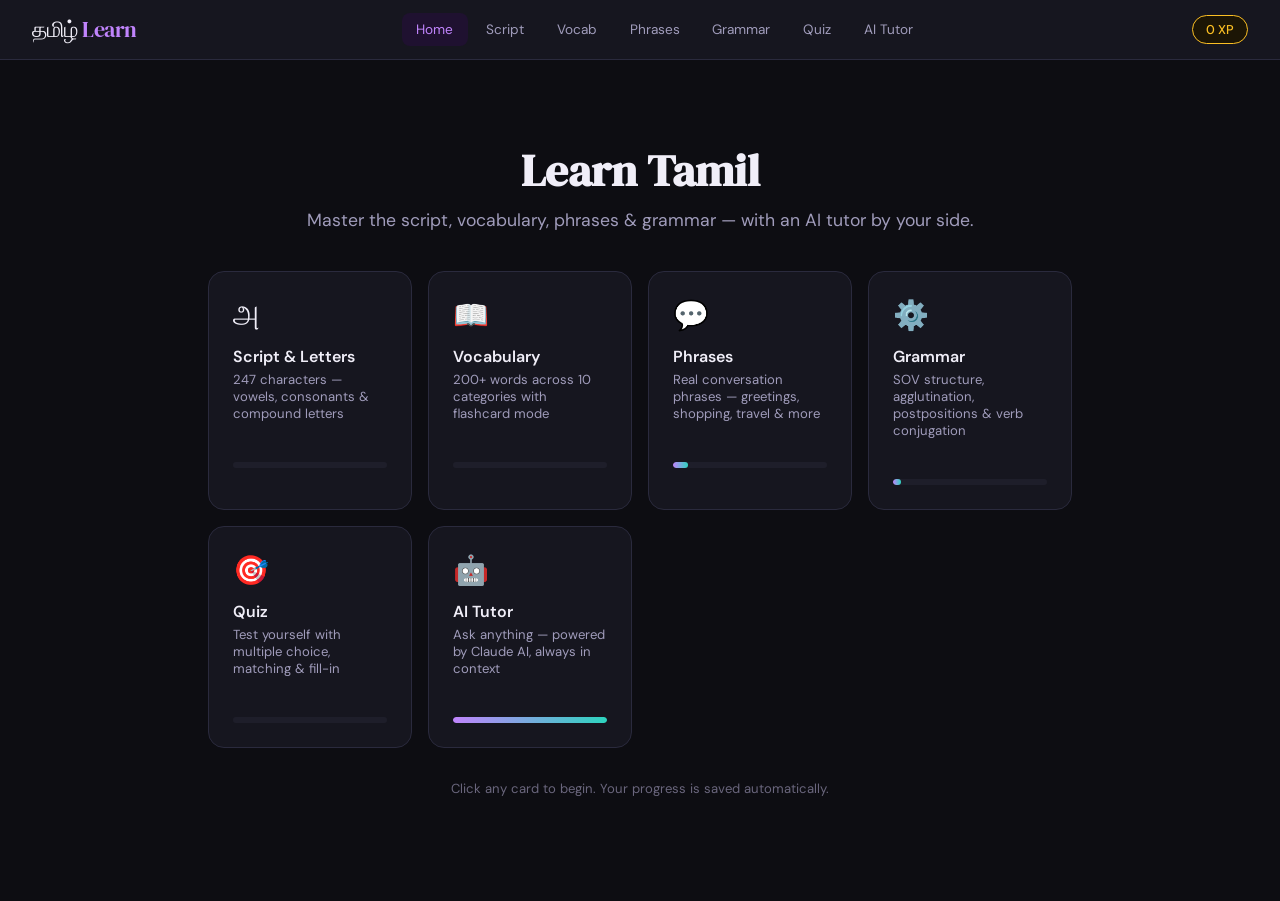
<file: main.html>
<!DOCTYPE html>
<html lang="en">
<head>
<meta charset="UTF-8">
<meta name="viewport" content="width=device-width, initial-scale=1.0">
<title>Tamil — Learn the Language</title>
<link href="https://fonts.googleapis.com/css2?family=Noto+Sans+Tamil:wght@400;500;700&family=DM+Serif+Display&family=DM+Sans:wght@400;500;600&display=swap" rel="stylesheet">
<style>
*{box-sizing:border-box;margin:0;padding:0}
:root{
  --bg:#0d0d12;
  --surface:#16161f;
  --surface2:#1e1e2a;
  --surface3:#252535;
  --border:#2a2a3d;
  --border2:#383850;
  --text:#f0eef8;
  --text2:#a09cbb;
  --text3:#6a667d;
  --accent:#c084fc;
  --accent2:#a855f7;
  --accent-bg:#1f1130;
  --gold:#fbbf24;
  --gold-bg:#1c1505;
  --green:#34d399;
  --green-bg:#052016;
  --red:#f87171;
  --red-bg:#1f0505;
  --blue:#60a5fa;
  --blue-bg:#05102a;
  --teal:#2dd4bf;
  --teal-bg:#031a18;
}
body{background:var(--bg);color:var(--text);font-family:'DM Sans',sans-serif;min-height:100vh;display:flex;flex-direction:column}
h1,h2,h3{font-family:'DM Serif Display',serif}

/* NAV */
nav{background:var(--surface);border-bottom:1px solid var(--border);padding:0 2rem;display:flex;align-items:center;justify-content:space-between;height:60px;position:sticky;top:0;z-index:100}
.logo{font-family:'DM Serif Display',serif;font-size:1.4rem;color:var(--text);letter-spacing:-0.02em}
.logo span{color:var(--accent)}
.nav-tabs{display:flex;gap:0.25rem}
.nav-tab{background:none;border:none;color:var(--text2);font-family:'DM Sans',sans-serif;font-size:0.85rem;padding:0.5rem 0.9rem;border-radius:8px;cursor:pointer;transition:all 0.15s}
.nav-tab:hover{color:var(--text);background:var(--surface2)}
.nav-tab.active{color:var(--accent);background:var(--accent-bg)}
.xp-badge{background:var(--gold-bg);border:1px solid var(--gold);color:var(--gold);font-size:0.8rem;font-weight:500;padding:0.3rem 0.8rem;border-radius:20px}

/* MAIN */
main{flex:1;padding:2rem;max-width:960px;margin:0 auto;width:100%}

/* SECTION */
.section{display:none}
.section.active{display:block}

/* HERO */
.hero{text-align:center;padding:3rem 1rem 2rem}
.hero h1{font-size:2.8rem;margin-bottom:0.5rem;color:var(--text)}
.hero p{color:var(--text2);font-size:1.1rem;margin-bottom:2.5rem}
.hero-grid{display:grid;grid-template-columns:repeat(auto-fit,minmax(200px,1fr));gap:1rem;margin-bottom:2rem}
.hero-card{background:var(--surface);border:1px solid var(--border);border-radius:16px;padding:1.5rem;cursor:pointer;transition:all 0.2s;text-align:left}
.hero-card:hover{border-color:var(--accent);transform:translateY(-2px)}
.hero-card-icon{font-size:1.8rem;margin-bottom:0.75rem}
.hero-card h3{font-size:1rem;font-family:'DM Sans',sans-serif;font-weight:600;color:var(--text);margin-bottom:0.25rem}
.hero-card p{font-size:0.82rem;color:var(--text2)}
.progress-bar-wrap{background:var(--surface2);border-radius:999px;height:6px;margin-top:0.75rem;overflow:hidden}
.progress-bar{height:100%;border-radius:999px;background:linear-gradient(90deg,var(--accent),var(--teal))}

/* ALPHABET GRID */
.section-header{margin-bottom:1.5rem}
.section-header h2{font-size:1.8rem;margin-bottom:0.25rem}
.section-header p{color:var(--text2);font-size:0.9rem}
.tabs{display:flex;gap:0.5rem;margin-bottom:1.5rem;flex-wrap:wrap}
.tab-btn{background:var(--surface);border:1px solid var(--border);color:var(--text2);font-family:'DM Sans',sans-serif;font-size:0.85rem;padding:0.5rem 1rem;border-radius:8px;cursor:pointer;transition:all 0.15s}
.tab-btn.active{background:var(--accent-bg);border-color:var(--accent);color:var(--accent)}
.letter-grid{display:grid;grid-template-columns:repeat(auto-fill,minmax(110px,1fr));gap:0.75rem}
.letter-card{background:var(--surface);border:1px solid var(--border);border-radius:12px;padding:1rem;text-align:center;cursor:pointer;transition:all 0.2s;position:relative}
.letter-card:hover{border-color:var(--accent);background:var(--accent-bg)}
.letter-card.learned{border-color:var(--green);opacity:0.7}
.letter-card.learned::after{content:'✓';position:absolute;top:6px;right:8px;font-size:0.7rem;color:var(--green)}
.letter-tamil{font-family:'Noto Sans Tamil',sans-serif;font-size:2rem;font-weight:400;color:var(--text);line-height:1.2;display:block;margin-bottom:0.3rem}
.letter-roman{font-size:0.8rem;color:var(--text2);font-weight:500}
.letter-name{font-size:0.72rem;color:var(--text3)}

/* MODAL */
.modal-overlay{display:none;position:fixed;inset:0;background:rgba(0,0,0,0.7);z-index:1000;align-items:center;justify-content:center;padding:1rem}
.modal-overlay.open{display:flex}
.modal{background:var(--surface);border:1px solid var(--border2);border-radius:20px;padding:2rem;max-width:480px;width:100%;max-height:90vh;overflow-y:auto}
.modal-close{float:right;background:none;border:none;color:var(--text2);font-size:1.4rem;cursor:pointer;line-height:1}
.modal-tamil{font-family:'Noto Sans Tamil',sans-serif;font-size:5rem;text-align:center;margin:1rem 0;color:var(--accent)}
.modal-roman{text-align:center;font-size:1.3rem;color:var(--text);font-weight:500;margin-bottom:0.25rem}
.modal-type{text-align:center;font-size:0.85rem;color:var(--text3);margin-bottom:1.5rem}
.modal-section{margin-top:1.25rem}
.modal-section h4{font-size:0.8rem;text-transform:uppercase;letter-spacing:0.08em;color:var(--text3);font-family:'DM Sans',sans-serif;font-weight:500;margin-bottom:0.6rem}
.word-examples{display:flex;flex-direction:column;gap:0.5rem}
.word-ex{display:flex;justify-content:space-between;align-items:center;background:var(--surface2);border-radius:8px;padding:0.5rem 0.75rem}
.word-ex-tamil{font-family:'Noto Sans Tamil',sans-serif;font-size:1.1rem;color:var(--text)}
.word-ex-right{text-align:right}
.word-ex-roman{font-size:0.82rem;color:var(--text2)}
.word-ex-en{font-size:0.8rem;color:var(--text3)}
.mark-learned-btn{width:100%;margin-top:1.5rem;background:var(--green-bg);border:1px solid var(--green);color:var(--green);font-family:'DM Sans',sans-serif;font-size:0.9rem;font-weight:500;padding:0.7rem;border-radius:10px;cursor:pointer;transition:all 0.15s}
.mark-learned-btn:hover{background:var(--green);color:#000}

/* VOCAB */
.vocab-grid{display:grid;grid-template-columns:repeat(auto-fill,minmax(200px,1fr));gap:0.75rem}
.vocab-card{background:var(--surface);border:1px solid var(--border);border-radius:12px;padding:1rem;cursor:pointer;transition:all 0.2s}
.vocab-card:hover{border-color:var(--teal);transform:translateY(-1px)}
.vocab-card.flipped .vocab-front{display:none}
.vocab-card.flipped .vocab-back{display:flex}
.vocab-front,.vocab-back{flex-direction:column}
.vocab-back{display:none;align-items:center;justify-content:center;min-height:80px}
.vocab-tamil{font-family:'Noto Sans Tamil',sans-serif;font-size:1.5rem;color:var(--text);margin-bottom:0.2rem}
.vocab-cat{font-size:0.72rem;color:var(--text3);text-transform:uppercase;letter-spacing:0.06em;margin-bottom:0.5rem}
.vocab-english{font-size:1rem;font-weight:600;color:var(--teal);text-align:center}
.vocab-roman-back{font-size:0.85rem;color:var(--text2);text-align:center;margin-top:0.25rem}

/* PHRASES */
.phrase-list{display:flex;flex-direction:column;gap:0.75rem}
.phrase-card{background:var(--surface);border:1px solid var(--border);border-radius:12px;padding:1.25rem}
.phrase-tamil{font-family:'Noto Sans Tamil',sans-serif;font-size:1.3rem;color:var(--text);margin-bottom:0.3rem}
.phrase-roman{font-size:0.9rem;color:var(--text2);margin-bottom:0.2rem;font-style:italic}
.phrase-english{font-size:0.95rem;color:var(--teal);font-weight:500}
.phrase-context{font-size:0.78rem;color:var(--text3);margin-top:0.4rem}
.phrase-cat-label{display:inline-block;font-size:0.7rem;background:var(--surface3);border:1px solid var(--border);color:var(--text3);padding:0.15rem 0.5rem;border-radius:6px;margin-bottom:0.6rem}

/* GRAMMAR */
.grammar-section{margin-bottom:2rem}
.grammar-section h3{font-family:'DM Sans',sans-serif;font-weight:600;font-size:1rem;color:var(--accent);margin-bottom:0.75rem;padding-bottom:0.4rem;border-bottom:1px solid var(--border)}
.grammar-rule{background:var(--surface);border:1px solid var(--border);border-radius:10px;padding:1rem;margin-bottom:0.5rem}
.grammar-rule h4{font-size:0.9rem;font-family:'DM Sans',sans-serif;font-weight:500;color:var(--text);margin-bottom:0.5rem}
.grammar-rule p{font-size:0.85rem;color:var(--text2);line-height:1.6}
.grammar-example{background:var(--surface2);border-radius:8px;padding:0.75rem;margin-top:0.6rem}
.grammar-ex-tamil{font-family:'Noto Sans Tamil',sans-serif;font-size:1.1rem;color:var(--text)}
.grammar-ex-roman{font-size:0.82rem;color:var(--text2);font-style:italic}
.grammar-ex-en{font-size:0.82rem;color:var(--teal)}

/* QUIZ */
.quiz-wrap{max-width:600px;margin:0 auto}
.quiz-progress{display:flex;gap:0.3rem;margin-bottom:1.5rem}
.quiz-prog-dot{flex:1;height:4px;border-radius:99px;background:var(--border)}
.quiz-prog-dot.done{background:var(--accent)}
.quiz-prog-dot.current{background:var(--accent);opacity:0.5}
.quiz-q{font-size:1.1rem;font-weight:500;color:var(--text);margin-bottom:0.5rem}
.quiz-q-sub{font-size:0.85rem;color:var(--text2);margin-bottom:1.5rem}
.quiz-big-tamil{font-family:'Noto Sans Tamil',sans-serif;font-size:4rem;text-align:center;color:var(--accent);margin:1rem 0}
.quiz-options{display:grid;grid-template-columns:1fr 1fr;gap:0.6rem;margin-bottom:1.5rem}
.quiz-opt{background:var(--surface);border:1px solid var(--border);border-radius:12px;padding:0.9rem;font-family:'DM Sans',sans-serif;font-size:0.95rem;color:var(--text);cursor:pointer;transition:all 0.15s;text-align:left}
.quiz-opt:hover:not(:disabled){border-color:var(--accent);background:var(--accent-bg)}
.quiz-opt.correct{border-color:var(--green)!important;background:var(--green-bg)!important;color:var(--green)!important}
.quiz-opt.wrong{border-color:var(--red)!important;background:var(--red-bg)!important;color:var(--red)!important}
.quiz-opt.reveal{border-color:var(--green);background:var(--green-bg);color:var(--green)}
.quiz-input{width:100%;background:var(--surface);border:1px solid var(--border2);border-radius:10px;padding:0.8rem 1rem;font-family:'Noto Sans Tamil',sans-serif;font-size:1.3rem;color:var(--text);outline:none;margin-bottom:0.75rem}
.quiz-input:focus{border-color:var(--accent)}
.quiz-btn{background:var(--accent);color:#fff;border:none;border-radius:10px;padding:0.75rem 1.5rem;font-family:'DM Sans',sans-serif;font-size:0.95rem;font-weight:500;cursor:pointer;transition:all 0.15s}
.quiz-btn:hover{background:var(--accent2)}
.quiz-btn.secondary{background:var(--surface2);border:1px solid var(--border2);color:var(--text2)}
.quiz-btn.secondary:hover{color:var(--text);border-color:var(--border)}
.quiz-feedback{border-radius:12px;padding:1rem;margin-bottom:1rem;font-size:0.9rem}
.quiz-feedback.correct{background:var(--green-bg);border:1px solid var(--green);color:var(--green)}
.quiz-feedback.wrong{background:var(--red-bg);border:1px solid var(--red);color:var(--red)}
.quiz-score{text-align:center;padding:2rem}
.quiz-score h2{font-size:2rem;margin-bottom:0.5rem}
.quiz-score p{color:var(--text2);font-size:1rem;margin-bottom:1.5rem}
.score-circle{width:100px;height:100px;border-radius:50%;border:3px solid var(--accent);display:flex;align-items:center;justify-content:center;margin:0 auto 1rem;font-size:1.8rem;font-family:'DM Serif Display',serif;color:var(--accent)}
.quiz-type-select{display:grid;grid-template-columns:1fr 1fr;gap:0.75rem;margin-bottom:2rem}
.quiz-type-card{background:var(--surface);border:1px solid var(--border);border-radius:12px;padding:1.25rem;cursor:pointer;transition:all 0.2s}
.quiz-type-card:hover{border-color:var(--accent);transform:translateY(-2px)}
.quiz-type-card h4{font-family:'DM Sans',sans-serif;font-weight:600;font-size:0.95rem;margin-bottom:0.25rem}
.quiz-type-card p{font-size:0.8rem;color:var(--text2)}

/* AI TUTOR */
.tutor-wrap{display:flex;flex-direction:column;height:calc(100vh - 160px);max-width:700px;margin:0 auto}
.chat-msgs{flex:1;overflow-y:auto;display:flex;flex-direction:column;gap:0.75rem;padding-bottom:1rem}
.chat-msg{max-width:80%;padding:0.8rem 1rem;border-radius:14px;font-size:0.9rem;line-height:1.6}
.chat-msg.ai{background:var(--surface);border:1px solid var(--border);color:var(--text);align-self:flex-start;border-bottom-left-radius:4px}
.chat-msg.user{background:var(--accent-bg);border:1px solid var(--accent);color:var(--text);align-self:flex-end;border-bottom-right-radius:4px}
.chat-msg .tamil-inline{font-family:'Noto Sans Tamil',sans-serif;font-size:1.1em;color:var(--accent)}
.chat-typing{align-self:flex-start;background:var(--surface);border:1px solid var(--border);border-radius:14px;border-bottom-left-radius:4px;padding:0.8rem 1rem;color:var(--text2);font-size:0.85rem}
.chat-input-row{display:flex;gap:0.5rem;padding-top:0.75rem;border-top:1px solid var(--border)}
.chat-input{flex:1;background:var(--surface);border:1px solid var(--border2);border-radius:10px;padding:0.7rem 1rem;font-family:'DM Sans',sans-serif;font-size:0.9rem;color:var(--text);outline:none}
.chat-input:focus{border-color:var(--accent)}
.chat-send{background:var(--accent);color:#fff;border:none;border-radius:10px;padding:0.7rem 1.2rem;font-family:'DM Sans',sans-serif;font-size:0.9rem;cursor:pointer}
.chat-send:disabled{opacity:0.5;cursor:not-allowed}
.quick-prompts{display:flex;flex-wrap:wrap;gap:0.5rem;margin-bottom:0.75rem}
.quick-prompt-btn{background:var(--surface2);border:1px solid var(--border);color:var(--text2);font-family:'DM Sans',sans-serif;font-size:0.78rem;padding:0.35rem 0.75rem;border-radius:8px;cursor:pointer;transition:all 0.15s}
.quick-prompt-btn:hover{border-color:var(--accent);color:var(--accent)}
.xp-toast{position:fixed;bottom:2rem;right:2rem;background:var(--gold-bg);border:1px solid var(--gold);color:var(--gold);padding:0.6rem 1.1rem;border-radius:10px;font-size:0.85rem;font-weight:500;z-index:9999;animation:toastIn 0.3s ease;display:none}
@keyframes toastIn{from{opacity:0;transform:translateY(10px)}to{opacity:1;transform:translateY(0)}}
.filter-row{display:flex;gap:0.5rem;margin-bottom:1rem;flex-wrap:wrap;align-items:center}
.filter-label{font-size:0.8rem;color:var(--text3)}
.badge{display:inline-block;font-size:0.7rem;padding:0.2rem 0.5rem;border-radius:6px;font-weight:500}
.badge-new{background:var(--accent-bg);color:var(--accent);border:1px solid var(--accent)}
</style>
</head>
<body>

<nav>
  <div class="logo">தமிழ் <span>Learn</span></div>
  <div class="nav-tabs">
    <button class="nav-tab active" onclick="showSection('home')">Home</button>
    <button class="nav-tab" onclick="showSection('alphabet')">Script</button>
    <button class="nav-tab" onclick="showSection('vocab')">Vocab</button>
    <button class="nav-tab" onclick="showSection('phrases')">Phrases</button>
    <button class="nav-tab" onclick="showSection('grammar')">Grammar</button>
    <button class="nav-tab" onclick="showSection('quiz')">Quiz</button>
    <button class="nav-tab" onclick="showSection('tutor')">AI Tutor</button>
  </div>
  <div class="xp-badge" id="xp-display">0 XP</div>
</nav>

<main>

<!-- HOME -->
<div class="section active" id="section-home">
  <div class="hero">
    <h1>Learn Tamil</h1>
    <p>Master the script, vocabulary, phrases & grammar — with an AI tutor by your side.</p>
    <div class="hero-grid">
      <div class="hero-card" onclick="showSection('alphabet')">
        <div class="hero-card-icon">அ</div>
        <h3>Script & Letters</h3>
        <p>247 characters — vowels, consonants & compound letters</p>
        <div class="progress-bar-wrap"><div class="progress-bar" id="pb-alpha" style="width:0%"></div></div>
      </div>
      <div class="hero-card" onclick="showSection('vocab')">
        <div class="hero-card-icon">📖</div>
        <h3>Vocabulary</h3>
        <p>200+ words across 10 categories with flashcard mode</p>
        <div class="progress-bar-wrap"><div class="progress-bar" id="pb-vocab" style="width:0%"></div></div>
      </div>
      <div class="hero-card" onclick="showSection('phrases')">
        <div class="hero-card-icon">💬</div>
        <h3>Phrases</h3>
        <p>Real conversation phrases — greetings, shopping, travel & more</p>
        <div class="progress-bar-wrap"><div class="progress-bar" id="pb-phrases" style="width:10%"></div></div>
      </div>
      <div class="hero-card" onclick="showSection('grammar')">
        <div class="hero-card-icon">⚙️</div>
        <h3>Grammar</h3>
        <p>SOV structure, agglutination, postpositions & verb conjugation</p>
        <div class="progress-bar-wrap"><div class="progress-bar" id="pb-grammar" style="width:5%"></div></div>
      </div>
      <div class="hero-card" onclick="showSection('quiz')">
        <div class="hero-card-icon">🎯</div>
        <h3>Quiz</h3>
        <p>Test yourself with multiple choice, matching & fill-in</p>
        <div class="progress-bar-wrap"><div class="progress-bar" style="width:0%"></div></div>
      </div>
      <div class="hero-card" onclick="showSection('tutor')">
        <div class="hero-card-icon">🤖</div>
        <h3>AI Tutor</h3>
        <p>Ask anything — powered by Claude AI, always in context</p>
        <div class="progress-bar-wrap"><div class="progress-bar" style="width:100%;background:linear-gradient(90deg,var(--accent),var(--teal))"></div></div>
      </div>
    </div>
    <p style="font-size:0.82rem;color:var(--text3)">Click any card to begin. Your progress is saved automatically.</p>
  </div>
</div>

<!-- ALPHABET -->
<div class="section" id="section-alphabet">
  <div class="section-header">
    <h2>Tamil Script</h2>
    <p>Tamil has 12 vowels (உயிர்), 18 consonants (மெய்), and 216 compound letters (உயிர்மெய்). Click any letter to learn more.</p>
  </div>
  <div class="tabs">
    <button class="tab-btn active" onclick="showLetterTab('vowels',this)">Vowels (12)</button>
    <button class="tab-btn" onclick="showLetterTab('consonants',this)">Consonants (18)</button>
    <button class="tab-btn" onclick="showLetterTab('compounds',this)">Compounds (216)</button>
    <button class="tab-btn" onclick="showLetterTab('numbers',this)">Numbers</button>
  </div>
  <div id="letter-grid" class="letter-grid"></div>
</div>

<!-- VOCAB -->
<div class="section" id="section-vocab">
  <div class="section-header">
    <h2>Vocabulary</h2>
    <p>Click a card to flip it and see the meaning. 200+ essential words.</p>
  </div>
  <div class="filter-row">
    <span class="filter-label">Category:</span>
    <div class="tabs" style="margin:0" id="vocab-cats"></div>
  </div>
  <div id="vocab-grid" class="vocab-grid"></div>
</div>

<!-- PHRASES -->
<div class="section" id="section-phrases">
  <div class="section-header">
    <h2>Phrases & Conversations</h2>
    <p>Real phrases used in everyday Tamil speech.</p>
  </div>
  <div class="tabs" id="phrase-cats"></div>
  <div id="phrase-list" class="phrase-list"></div>
</div>

<!-- GRAMMAR -->
<div class="section" id="section-grammar">
  <div class="section-header">
    <h2>Grammar</h2>
    <p>How Tamil works — structure, suffixes and conjugations.</p>
  </div>
  <div id="grammar-content"></div>
</div>

<!-- QUIZ -->
<div class="section" id="section-quiz">
  <div class="quiz-wrap">
    <div id="quiz-start">
      <div class="section-header"><h2>Quiz Yourself</h2><p>Choose a quiz type to get started.</p></div>
      <div class="quiz-type-select">
        <div class="quiz-type-card" onclick="startQuiz('letter-id')">
          <h4>Letter ID</h4>
          <p>See a Tamil letter, choose what it sounds like</p>
        </div>
        <div class="quiz-type-card" onclick="startQuiz('word-match')">
          <h4>Word Match</h4>
          <p>Match Tamil words to their English meaning</p>
        </div>
        <div class="quiz-type-card" onclick="startQuiz('phrase-fill')">
          <h4>Phrase Fill</h4>
          <p>Complete the phrase in Tamil or English</p>
        </div>
        <div class="quiz-type-card" onclick="startQuiz('mixed')">
          <h4>Mixed Review</h4>
          <p>Random questions across all categories</p>
        </div>
      </div>
    </div>
    <div id="quiz-main" style="display:none"></div>
  </div>
</div>

<!-- AI TUTOR -->
<div class="section" id="section-tutor">
  <div class="tutor-wrap">
    <div class="section-header" style="margin-bottom:0.75rem">
      <h2>AI Tamil Tutor</h2>
      <p style="font-size:0.82rem">Powered by Claude — ask anything about Tamil language, script, pronunciation or grammar.</p>
    </div>
    <div class="quick-prompts">
      <button class="quick-prompt-btn" onclick="sendQuick('How do I pronounce ழ?')">How to pronounce ழ?</button>
      <button class="quick-prompt-btn" onclick="sendQuick('Explain the Tamil verb conjugation system')">Verb conjugation</button>
      <button class="quick-prompt-btn" onclick="sendQuick('What is the difference between formal and informal Tamil?')">Formal vs informal</button>
      <button class="quick-prompt-btn" onclick="sendQuick('Teach me how to count to 100 in Tamil')">Count to 100</button>
      <button class="quick-prompt-btn" onclick="sendQuick('Give me 5 common Tamil idioms with meanings')">Tamil idioms</button>
      <button class="quick-prompt-btn" onclick="sendQuick('How do postpositions work in Tamil?')">Postpositions</button>
    </div>
    <div class="chat-msgs" id="chat-msgs">
      <div class="chat-msg ai">வணக்கம்! (Vanakkam!) 👋 I'm your Tamil tutor. I know you have some basics already — so ask me anything. You can ask about letters, words, grammar rules, pronunciation tips, or just practice a conversation. What would you like to explore today?</div>
    </div>
    <div class="chat-input-row">
      <input class="chat-input" id="chat-input" placeholder="Ask your Tamil tutor anything..." onkeydown="if(event.key==='Enter')sendChat()">
      <button class="chat-send" id="chat-send" onclick="sendChat()">Send</button>
    </div>
  </div>
</div>

</main>

<!-- LETTER MODAL -->
<div class="modal-overlay" id="modal" onclick="if(event.target===this)closeModal()">
  <div class="modal">
    <button class="modal-close" onclick="closeModal()">×</button>
    <div class="modal-tamil" id="modal-tamil"></div>
    <div class="modal-roman" id="modal-roman"></div>
    <div class="modal-type" id="modal-type"></div>
    <div class="modal-section">
      <h4>How to say it</h4>
      <div id="modal-guide" style="font-size:0.88rem;color:var(--text2);line-height:1.7"></div>
    </div>
    <div class="modal-section" id="modal-words-section">
      <h4>Words using this letter</h4>
      <div class="word-examples" id="modal-words"></div>
    </div>
    <button class="mark-learned-btn" id="mark-btn" onclick="markLearned()">Mark as learned</button>
  </div>
</div>

<div class="xp-toast" id="xp-toast"></div>

<script>
var XP=parseInt(localStorage.getItem('tamil_xp')||0);
var learnedLetters=JSON.parse(localStorage.getItem('tamil_learned')||'[]');
var currentLetter=null;

function saveXP(){localStorage.setItem('tamil_xp',XP);document.getElementById('xp-display').textContent=XP+' XP';}
function addXP(n){XP+=n;saveXP();showToast('+'+n+' XP');}
function showToast(msg){var t=document.getElementById('xp-toast');t.textContent=msg;t.style.display='block';setTimeout(function(){t.style.display='none'},2000);}
document.getElementById('xp-display').textContent=XP+' XP';

var VOWELS=[
  {t:'அ',r:'a',name:'short a',guide:'Like the "a" in "about". Short and quick.',words:[{t:'அம்மா',r:'ammā',e:'mother'},{t:'அன்பு',r:'anbu',e:'love'}]},
  {t:'ஆ',r:'ā',name:'long a',guide:'Like "ah" — held longer. The mouth opens wide.',words:[{t:'ஆமா',r:'āmā',e:'yes (informal)'},{t:'ஆகாயம்',r:'ākāyam',e:'sky'}]},
  {t:'இ',r:'i',name:'short i',guide:'Like "i" in "bit". Short, front of mouth.',words:[{t:'இல்லை',r:'illai',e:'no'},{t:'இந்தியா',r:'Indhiyā',e:'India'}]},
  {t:'ஈ',r:'ī',name:'long i',guide:'Like "ee" in "feet". Held longer.',words:[{t:'ஈ',r:'ī',e:'fly (insect)'},{t:'ஈர்ப்பு',r:'īrppu',e:'gravity'}]},
  {t:'உ',r:'u',name:'short u',guide:'Like "u" in "put". Lips rounded, short.',words:[{t:'உணவு',r:'uṇavu',e:'food'},{t:'உடல்',r:'uḍal',e:'body'}]},
  {t:'ஊ',r:'ū',name:'long u',guide:'Like "oo" in "food". Held longer.',words:[{t:'ஊர்',r:'ūr',e:'village/town'},{t:'ஊசி',r:'ūci',e:'needle'}]},
  {t:'எ',r:'e',name:'short e',guide:'Like "e" in "pet". Short and crisp.',words:[{t:'எலி',r:'eli',e:'rat'},{t:'எங்கே',r:'eṅkē',e:'where'}]},
  {t:'ஏ',r:'ē',name:'long e',guide:'Like "ay" in "say". Held longer.',words:[{t:'ஏன்',r:'ēn',e:'why'},{t:'ஏணி',r:'ēṇi',e:'ladder'}]},
  {t:'ஐ',r:'ai',name:'ai diphthong',guide:'Like "ai" in "aisle". Two vowel sounds blended.',words:[{t:'ஐந்து',r:'aindu',e:'five'},{t:'ஐயம்',r:'aiyam',e:'doubt'}]},
  {t:'ஒ',r:'o',name:'short o',guide:'Like "o" in "got" (British). Short and round.',words:[{t:'ஒன்று',r:'ondru',e:'one'},{t:'ஒளி',r:'oḷi',e:'light'}]},
  {t:'ஓ',r:'ō',name:'long o',guide:'Like "o" in "go". Held longer.',words:[{t:'ஓடு',r:'ōḍu',e:'run (verb)'},{t:'ஓவியம்',r:'ōviyam',e:'painting'}]},
  {t:'ஔ',r:'au',name:'au diphthong',guide:'Like "ow" in "cow". Two sounds blended. Rare in modern Tamil.',words:[{t:'ஔவியர்',r:'auviyar',e:'Auviyar (classical poet)'}]},
];

var CONSONANTS=[
  {t:'க',r:'k/g',name:'ka',guide:'Hard "k" at start, softer "g" between vowels. Very common letter.',words:[{t:'கை',r:'kai',e:'hand'},{t:'கல்',r:'kal',e:'stone'},{t:'காட்டு',r:'kāṭṭu',e:'forest'}]},
  {t:'ங',r:'ng',name:'nga',guide:'Like "ng" in "ring". Only appears after க sounds. Rare at word start.',words:[{t:'அங்கே',r:'aṅkē',e:'there'},{t:'சங்கம்',r:'caṅkam',e:'assembly'}]},
  {t:'ச',r:'ch/s/j',name:'ca',guide:'Sounds like "ch", "s", or "j" depending on position. Versatile consonant.',words:[{t:'சாப்பிடு',r:'cāppiḍu',e:'eat'},{t:'சூரியன்',r:'cūriyaṉ',e:'sun'},{t:'செல்',r:'cel',e:'go'}]},
  {t:'ஞ',r:'ny',name:'nya',guide:'Like "ny" in Spanish "mañana". Nasal + palatal sound.',words:[{t:'ஞாயிறு',r:'ñāyiṟu',e:'Sunday/sun'},{t:'ஞானம்',r:'ñāṉam',e:'wisdom'}]},
  {t:'ட',r:'ṭ/ḍ',name:'ṭa',guide:'Retroflex "t" — tongue curls back to touch the roof of the mouth. Hard at start, soft between vowels.',words:[{t:'டீ',r:'ṭī',e:'tea'},{t:'கோடி',r:'kōḍi',e:'crore/flag'}]},
  {t:'ண',r:'ṇ',name:'ṇa',guide:'Retroflex nasal — tongue curls back. Like "n" but with tongue curled back.',words:[{t:'வண்ணம்',r:'vaṇṇam',e:'colour'},{t:'மண்',r:'maṇ',e:'soil/earth'}]},
  {t:'த',r:'th/dh',name:'ta',guide:'Dental "t" — tongue touches back of top teeth. Like a soft "th" in "the".',words:[{t:'தண்ணீர்',r:'taṇṇīr',e:'water'},{t:'தாய்',r:'tāy',e:'mother'},{t:'தமிழ்',r:'tamiḻ',e:'Tamil'}]},
  {t:'ந',r:'n',name:'na',guide:'Dental nasal — like "n" but with tongue against the teeth. Slightly different from English "n".',words:[{t:'நான்',r:'nāṉ',e:'I/me'},{t:'நாடு',r:'nāḍu',e:'country'},{t:'நல்ல',r:'nalla',e:'good'}]},
  {t:'ப',r:'p/b',name:'pa',guide:'Hard "p" at start, softer "b" between vowels.',words:[{t:'பால்',r:'pāl',e:'milk'},{t:'பூ',r:'pū',e:'flower'},{t:'படம்',r:'paḍam',e:'picture/film'}]},
  {t:'ம',r:'m',name:'ma',guide:'Exactly like English "m". One of the most common Tamil letters.',words:[{t:'மனிதன்',r:'maṉitaṉ',e:'human/man'},{t:'மழை',r:'maḻai',e:'rain'},{t:'மரம்',r:'maram',e:'tree'}]},
  {t:'ய',r:'y',name:'ya',guide:'Like English "y" in "yes". Glide consonant.',words:[{t:'யார்',r:'yār',e:'who'},{t:'யானை',r:'yāṉai',e:'elephant'}]},
  {t:'ர',r:'r',name:'ra',guide:'Flap "r" — tongue briefly touches the ridge behind teeth. Softer than English "r".',words:[{t:'ரோடு',r:'rōḍu',e:'road'},{t:'ரத்தம்',r:'rattam',e:'blood'}]},
  {t:'ல',r:'l',name:'la',guide:'Dental "l" — tongue touches back of teeth. Similar to English "l" but more forward.',words:[{t:'லட்சணம்',r:'laṭcaṇam',e:'character'},{t:'லோக்கல்',r:'lōkkal',e:'local'}]},
  {t:'வ',r:'v/w',name:'va',guide:'Like English "v" but softer — sometimes almost like "w". Very common.',words:[{t:'வீடு',r:'vīḍu',e:'house'},{t:'வாழ்க',r:'vāḻka',e:'long live!'},{t:'வா',r:'vā',e:'come'}]},
  {t:'ழ',r:'ḻ',name:'ḻa (unique!)',guide:'🌟 UNIQUE TO TAMIL! No equivalent in any other language. Tongue curls far back, then flips forward. This is what makes Tamil special. Often romanised as "zh" or "ḻ".',words:[{t:'தமிழ்',r:'tamiḻ',e:'Tamil (the language)'},{t:'வாழை',r:'vāḻai',e:'banana'},{t:'மழை',r:'maḻai',e:'rain'}]},
  {t:'ள',r:'ḷ',name:'ḷa',guide:'Retroflex "l" — tongue curls back. Different from regular ல. Think of it as a "l" made from the back of the mouth.',words:[{t:'ஆள்',r:'āḷ',e:'person/man'},{t:'தமிழ்நாடு',r:'tamiḻnāḍu',e:'Tamil Nadu'}]},
  {t:'ற',r:'ṟ',name:'ṟa',guide:'Trill "r" — a rolled "r" similar to Spanish "rr". Strong and distinct from ர.',words:[{t:'வீற்றிருக்க',r:'vīṟṟirukka',e:'to be seated (royal)'},{t:'நாற்று',r:'nāṟṟu',e:'seedling'}]},
  {t:'ன',r:'ṉ',name:'ṉa',guide:'Alveolar nasal — tongue tip touches the ridge. Similar to English "n" but more precise. Different from dental ந.',words:[{t:'தன்',r:'taṉ',e:'self/oneself'},{t:'இன்று',r:'iṉṟu',e:'today'}]},
];

var NUMBERS=[
  {t:'௧',r:'1',name:'one',guide:'Tamil numeral 1. Pronounced "ondru" (ஒன்று)',words:[{t:'ஒன்று',r:'ondru',e:'one'}]},
  {t:'௨',r:'2',name:'two',guide:'Tamil numeral 2. Pronounced "iraṇḍu" (இரண்டு)',words:[{t:'இரண்டு',r:'iraṇḍu',e:'two'}]},
  {t:'௩',r:'3',name:'three',guide:'Tamil numeral 3. Pronounced "mūnṟu" (மூன்று)',words:[{t:'மூன்று',r:'mūnṟu',e:'three'}]},
  {t:'௪',r:'4',name:'four',guide:'Tamil numeral 4. Pronounced "nāṉku" (நான்கு)',words:[{t:'நான்கு',r:'nāṉku',e:'four'}]},
  {t:'௫',r:'5',name:'five',guide:'Tamil numeral 5. Pronounced "aindu" (ஐந்து)',words:[{t:'ஐந்து',r:'aindu',e:'five'}]},
  {t:'௬',r:'6',name:'six',guide:'Tamil numeral 6. Pronounced "āru" (ஆறு)',words:[{t:'ஆறு',r:'āru',e:'six'}]},
  {t:'௭',r:'7',name:'seven',guide:'Tamil numeral 7. Pronounced "ēḻu" (ஏழு)',words:[{t:'ஏழு',r:'ēḻu',e:'seven'}]},
  {t:'௮',r:'8',name:'eight',guide:'Tamil numeral 8. Pronounced "eṭṭu" (எட்டு)',words:[{t:'எட்டு',r:'eṭṭu',e:'eight'}]},
  {t:'௯',r:'9',name:'nine',guide:'Tamil numeral 9. Pronounced "oṉpatu" (ஒன்பது)',words:[{t:'ஒன்பது',r:'oṉpatu',e:'nine'}]},
  {t:'௰',r:'10',name:'ten',guide:'Tamil numeral 10. Pronounced "pattu" (பத்து)',words:[{t:'பத்து',r:'pattu',e:'ten'}]},
  {t:'௱',r:'100',name:'hundred',guide:'Tamil numeral 100. Pronounced "nūṟu" (நூறு)',words:[{t:'நூறு',r:'nūṟu',e:'hundred'}]},
  {t:'௲',r:'1000',name:'thousand',guide:'Tamil numeral 1000. Pronounced "āyiram" (ஆயிரம்)',words:[{t:'ஆயிரம்',r:'āyiram',e:'thousand'}]},
];

// Build compound letters
var COMPOUNDS=[];
CONSONANTS.slice(0,6).forEach(function(c){
  VOWELS.forEach(function(v,vi){
    // simplified approximation for display
    COMPOUNDS.push({t:c.t+(vi<2?'า':''),r:c.r+v.r,name:c.name+'+'+v.name,guide:'Compound: '+c.t+' ('+c.r+') + '+v.t+' ('+v.r+'). The vowel marker modifies the base consonant.',words:[]});
  });
});
// Use proper compounds for display
var PROPER_COMPOUNDS=[
  {t:'கா',r:'kā',name:'ka+ā',guide:'க + ா = கா. The vowel marker ா (long a) is added to the right of க.',words:[{t:'காடு',r:'kāḍu',e:'forest'},{t:'கால்',r:'kāl',e:'leg/foot'}]},
  {t:'கி',r:'ki',name:'ka+i',guide:'க + ி = கி. The vowel marker ி (short i) is added to the right of க.',words:[{t:'கிடை',r:'kiḍai',e:'to get/receive'}]},
  {t:'கீ',r:'kī',name:'ka+ī',guide:'க + ீ = கீ. Long i marker.',words:[{t:'கீழ்',r:'kīḻ',e:'below/down'},{t:'கீரை',r:'kīrai',e:'spinach/greens'}]},
  {t:'கு',r:'ku',name:'ka+u',guide:'க + ு = கு. Short u marker curls under the consonant.',words:[{t:'குழந்தை',r:'kuḻandai',e:'child'},{t:'குட்டி',r:'kuṭṭi',e:'small/little'}]},
  {t:'கூ',r:'kū',name:'ka+ū',guide:'க + ூ = கூ. Long u marker.',words:[{t:'கூட',r:'kūḍa',e:'together/also'},{t:'கூந்தல்',r:'kūndal',e:'hair'}]},
  {t:'கெ',r:'ke',name:'ka+e',guide:'க + ெ = கெ. Short e marker.',words:[{t:'கெட்ட',r:'keṭṭa',e:'bad/spoiled'}]},
  {t:'கே',r:'kē',name:'ka+ē',guide:'க + ே = கே. Long e marker.',words:[{t:'கேள்',r:'kēḷ',e:'ask/listen'},{t:'கேரட்',r:'kēraṭ',e:'carrot'}]},
  {t:'கை',r:'kai',name:'ka+ai',guide:'க + ை = கை. The ai diphthong marker.',words:[{t:'கை',r:'kai',e:'hand'}]},
  {t:'கொ',r:'ko',name:'ka+o',guide:'க + ொ = கொ. Short o marker.',words:[{t:'கொண்டு',r:'koṇḍu',e:'having/with'},{t:'கொடு',r:'koḍu',e:'give'}]},
  {t:'கோ',r:'kō',name:'ka+ō',guide:'க + ோ = கோ. Long o marker.',words:[{t:'கோயில்',r:'kōyil',e:'temple'},{t:'கோழி',r:'kōḻi',e:'chicken'}]},
  {t:'கௌ',r:'kau',name:'ka+au',guide:'க + ௌ = கௌ. The au diphthong marker. Rare.',words:[]},
  {t:'சா',r:'cā',name:'ca+ā',guide:'ச + ா = சா. ca with long a.',words:[{t:'சாப்பாடு',r:'cāppāḍu',e:'food/meal'},{t:'சாலை',r:'cālai',e:'road'}]},
  {t:'சி',r:'ci',name:'ca+i',guide:'ச + ி = சி. ca with short i.',words:[{t:'சின்னம்',r:'ciṉṉam',e:'small/symbol'}]},
  {t:'சீ',r:'cī',name:'ca+ī',guide:'ச + ீ = சீ. ca with long i.',words:[{t:'சீரு',r:'cīru',e:'order/neatness'}]},
  {t:'சு',r:'cu',name:'ca+u',guide:'ச + ு = சு. ca with short u.',words:[{t:'சுகம்',r:'cukam',e:'comfort/well-being'}]},
  {t:'நா',r:'nā',name:'na+ā',guide:'ந + ா = நா. na with long a.',words:[{t:'நாடு',r:'nāḍu',e:'country'},{t:'நாய்',r:'nāy',e:'dog'}]},
  {t:'நி',r:'ni',name:'na+i',guide:'ந + ி = நி. na with short i.',words:[{t:'நிலம்',r:'nilam',e:'land/soil'}]},
  {t:'தா',r:'tā',name:'ta+ā',guide:'த + ா = தா. ta with long a.',words:[{t:'தாய்',r:'tāy',e:'mother'},{t:'தாமரை',r:'tāmarai',e:'lotus'}]},
  {t:'வா',r:'vā',name:'va+ā',guide:'வ + ா = வா. va with long a.',words:[{t:'வாழ்க',r:'vāḻka',e:'long live!'},{t:'வாழை',r:'vāḻai',e:'banana'}]},
  {t:'மா',r:'mā',name:'ma+ā',guide:'ம + ா = மா. ma with long a.',words:[{t:'மாம்பழம்',r:'māmpaḻam',e:'mango'},{t:'மாடு',r:'māḍu',e:'cattle/ox'}]},
  {t:'பா',r:'pā',name:'pa+ā',guide:'ப + ா = பா. pa with long a.',words:[{t:'பாடல்',r:'pāḍal',e:'song'},{t:'பால்',r:'pāl',e:'milk'}]},
];

var currentLetterTab='vowels';

function showLetterTab(tab,btn){
  currentLetterTab=tab;
  document.querySelectorAll('#section-alphabet .tab-btn').forEach(function(b){b.classList.remove('active')});
  if(btn)btn.classList.add('active');
  renderLetters();
}

function renderLetters(){
  var grid=document.getElementById('letter-grid');
  var data=currentLetterTab==='vowels'?VOWELS:currentLetterTab==='consonants'?CONSONANTS:currentLetterTab==='numbers'?NUMBERS:PROPER_COMPOUNDS;
  grid.innerHTML=data.map(function(l,i){
    var learned=learnedLetters.indexOf(l.t)>=0;
    return '<div class="letter-card'+(learned?' learned':'')+'" onclick="openModal('+JSON.stringify(JSON.stringify(l))+')">'
      +'<span class="letter-tamil">'+l.t+'</span>'
      +'<div class="letter-roman">'+l.r+'</div>'
      +'<div class="letter-name">'+l.name+'</div>'
      +'</div>';
  }).join('');
}

function openModal(lStr){
  var l=JSON.parse(lStr);
  currentLetter=l;
  document.getElementById('modal-tamil').textContent=l.t;
  document.getElementById('modal-roman').textContent=l.r;
  document.getElementById('modal-type').textContent=l.name;
  document.getElementById('modal-guide').textContent=l.guide;
  var ws=l.words||[];
  document.getElementById('modal-words-section').style.display=ws.length?'block':'none';
  document.getElementById('modal-words').innerHTML=ws.map(function(w){
    return '<div class="word-ex"><span class="word-ex-tamil">'+w.t+'</span><div class="word-ex-right"><div class="word-ex-roman">'+w.r+'</div><div class="word-ex-en">'+w.e+'</div></div></div>';
  }).join('');
  var learned=learnedLetters.indexOf(l.t)>=0;
  document.getElementById('mark-btn').textContent=learned?'Learned ✓':'Mark as learned';
  document.getElementById('modal').classList.add('open');
}
function closeModal(){document.getElementById('modal').classList.remove('open');}
function markLearned(){
  if(!currentLetter)return;
  if(learnedLetters.indexOf(currentLetter.t)<0){
    learnedLetters.push(currentLetter.t);
    localStorage.setItem('tamil_learned',JSON.stringify(learnedLetters));
    addXP(5);
    document.getElementById('mark-btn').textContent='Learned ✓';
    renderLetters();
    updateProgress();
  }
}
function updateProgress(){
  var total=VOWELS.length+CONSONANTS.length;
  var pct=Math.round((learnedLetters.length/total)*100);
  document.getElementById('pb-alpha').style.width=pct+'%';
}
updateProgress();

// VOCABULARY
var VOCAB=[
  {t:'அம்மா',r:'ammā',e:'mother',cat:'Family'},
  {t:'அப்பா',r:'appā',e:'father',cat:'Family'},
  {t:'அண்ணன்',r:'aṇṇaṉ',e:'older brother',cat:'Family'},
  {t:'அக்கா',r:'akkā',e:'older sister',cat:'Family'},
  {t:'தம்பி',r:'tampi',e:'younger brother',cat:'Family'},
  {t:'தங்கை',r:'taṅkai',e:'younger sister',cat:'Family'},
  {t:'தாத்தா',r:'tāttā',e:'grandfather',cat:'Family'},
  {t:'பாட்டி',r:'pāṭṭi',e:'grandmother',cat:'Family'},
  {t:'குழந்தை',r:'kuḻandai',e:'child',cat:'Family'},
  {t:'கணவன்',r:'kaṇavaṉ',e:'husband',cat:'Family'},
  {t:'மனைவி',r:'maṉaivi',e:'wife',cat:'Family'},
  {t:'உணவு',r:'uṇavu',e:'food',cat:'Food'},
  {t:'தண்ணீர்',r:'taṇṇīr',e:'water',cat:'Food'},
  {t:'சாப்பாடு',r:'cāppāḍu',e:'meal/rice dish',cat:'Food'},
  {t:'பால்',r:'pāl',e:'milk',cat:'Food'},
  {t:'காய்கறி',r:'kāykaṟi',e:'vegetables',cat:'Food'},
  {t:'பழம்',r:'paḻam',e:'fruit',cat:'Food'},
  {t:'மாம்பழம்',r:'māmpaḻam',e:'mango',cat:'Food'},
  {t:'வாழைப்பழம்',r:'vāḻaippaḻam',e:'banana',cat:'Food'},
  {t:'தோசை',r:'tōcai',e:'dosa',cat:'Food'},
  {t:'இட்லி',r:'iṭli',e:'idli',cat:'Food'},
  {t:'சாம்பார்',r:'cāmpār',e:'sambar',cat:'Food'},
  {t:'கடை',r:'kaḍai',e:'shop/store',cat:'Places'},
  {t:'வீடு',r:'vīḍu',e:'house',cat:'Places'},
  {t:'பள்ளி',r:'paḷḷi',e:'school',cat:'Places'},
  {t:'மருத்துவமனை',r:'maruttuvamanai',e:'hospital',cat:'Places'},
  {t:'கோயில்',r:'kōyil',e:'temple',cat:'Places'},
  {t:'நகரம்',r:'nakaram',e:'city',cat:'Places'},
  {t:'கடற்கரை',r:'kaḍaṟkarai',e:'beach',cat:'Places'},
  {t:'சாலை',r:'cālai',e:'road',cat:'Places'},
  {t:'சிவப்பு',r:'civappu',e:'red',cat:'Colours'},
  {t:'நீலம்',r:'nīlam',e:'blue',cat:'Colours'},
  {t:'பச்சை',r:'paccai',e:'green',cat:'Colours'},
  {t:'மஞ்சள்',r:'mañcaḷ',e:'yellow',cat:'Colours'},
  {t:'கறுப்பு',r:'kaṟuppu',e:'black',cat:'Colours'},
  {t:'வெள்ளை',r:'veḷḷai',e:'white',cat:'Colours'},
  {t:'ஆரஞ்சு',r:'ārancu',e:'orange',cat:'Colours'},
  {t:'ஒன்று',r:'oṉṟu',e:'one',cat:'Numbers'},
  {t:'இரண்டு',r:'iraṇḍu',e:'two',cat:'Numbers'},
  {t:'மூன்று',r:'mūṉṟu',e:'three',cat:'Numbers'},
  {t:'நான்கு',r:'nāṉku',e:'four',cat:'Numbers'},
  {t:'ஐந்து',r:'aintu',e:'five',cat:'Numbers'},
  {t:'ஆறு',r:'āṟu',e:'six',cat:'Numbers'},
  {t:'ஏழு',r:'ēḻu',e:'seven',cat:'Numbers'},
  {t:'எட்டு',r:'eṭṭu',e:'eight',cat:'Numbers'},
  {t:'ஒன்பது',r:'oṉpatu',e:'nine',cat:'Numbers'},
  {t:'பத்து',r:'pattu',e:'ten',cat:'Numbers'},
  {t:'நான்',r:'nāṉ',e:'I',cat:'Pronouns'},
  {t:'நீ',r:'nī',e:'you (informal)',cat:'Pronouns'},
  {t:'நீங்கள்',r:'nīṅkaḷ',e:'you (formal)',cat:'Pronouns'},
  {t:'அவன்',r:'avaṉ',e:'he (informal)',cat:'Pronouns'},
  {t:'அவள்',r:'avaḷ',e:'she (informal)',cat:'Pronouns'},
  {t:'அவர்',r:'avar',e:'he/she (formal)',cat:'Pronouns'},
  {t:'அது',r:'atu',e:'it/that',cat:'Pronouns'},
  {t:'நாம்',r:'nām',e:'we (inclusive)',cat:'Pronouns'},
  {t:'அவர்கள்',r:'avarkaḷ',e:'they (formal)',cat:'Pronouns'},
  {t:'செல்',r:'cel',e:'to go',cat:'Verbs'},
  {t:'வா',r:'vā',e:'to come',cat:'Verbs'},
  {t:'சாப்பிடு',r:'cāppiḍu',e:'to eat',cat:'Verbs'},
  {t:'குடி',r:'kuḍi',e:'to drink',cat:'Verbs'},
  {t:'படி',r:'paḍi',e:'to study/read',cat:'Verbs'},
  {t:'பேசு',r:'pēcu',e:'to speak',cat:'Verbs'},
  {t:'கேள்',r:'kēḷ',e:'to ask/hear',cat:'Verbs'},
  {t:'பார்',r:'pār',e:'to see/look',cat:'Verbs'},
  {t:'தா',r:'tā',e:'to give',cat:'Verbs'},
  {t:'வாங்கு',r:'vāṅku',e:'to buy/take',cat:'Verbs'},
  {t:'நல்ல',r:'nalla',e:'good',cat:'Adjectives'},
  {t:'கெட்ட',r:'keṭṭa',e:'bad',cat:'Adjectives'},
  {t:'பெரிய',r:'periya',e:'big',cat:'Adjectives'},
  {t:'சின்ன',r:'ciṉṉa',e:'small',cat:'Adjectives'},
  {t:'புது',r:'putu',e:'new',cat:'Adjectives'},
  {t:'பழைய',r:'paḻaiya',e:'old',cat:'Adjectives'},
  {t:'அழகான',r:'aḻakāṉa',e:'beautiful',cat:'Adjectives'},
  {t:'வலிமையான',r:'valimaiān',e:'strong',cat:'Adjectives'},
  {t:'இப்போது',r:'ippōtu',e:'now',cat:'Time'},
  {t:'நாளை',r:'nāḷai',e:'tomorrow',cat:'Time'},
  {t:'நேற்று',r:'nēṟṟu',e:'yesterday',cat:'Time'},
  {t:'இன்று',r:'iṉṟu',e:'today',cat:'Time'},
  {t:'காலை',r:'kālai',e:'morning',cat:'Time'},
  {t:'மாலை',r:'mālai',e:'evening',cat:'Time'},
  {t:'இரவு',r:'iravu',e:'night',cat:'Time'},
  {t:'வாரம்',r:'vāram',e:'week',cat:'Time'},
  {t:'மாதம்',r:'mātam',e:'month',cat:'Time'},
  {t:'வருடம்',r:'varuḍam',e:'year',cat:'Time'},
];

var vocabCat='All';
function renderVocab(){
  var cats=['All'].concat([...new Set(VOCAB.map(function(v){return v.cat}))]);
  document.getElementById('vocab-cats').innerHTML=cats.map(function(c){
    return '<button class="tab-btn'+(c===vocabCat?' active':'')+'" onclick="setVocabCat(\''+c+'\')">'+(c==='All'?'All':c)+'</button>';
  }).join('');
  var data=vocabCat==='All'?VOCAB:VOCAB.filter(function(v){return v.cat===vocabCat});
  document.getElementById('vocab-grid').innerHTML=data.map(function(v){
    return '<div class="vocab-card" onclick="flipCard(this,\''+v.e+'\',\''+v.r+'\')">'
      +'<div class="vocab-front"><div class="vocab-cat">'+v.cat+'</div><div class="vocab-tamil">'+v.t+'</div><div class="letter-roman" style="font-size:0.8rem;color:var(--text3)">'+v.r+'</div></div>'
      +'<div class="vocab-back"><div class="vocab-english">'+v.e+'</div><div class="vocab-roman-back">'+v.r+'</div></div>'
      +'</div>';
  }).join('');
}
function setVocabCat(c){vocabCat=c;renderVocab();}
function flipCard(el,en,r){
  if(el.classList.contains('flipped')){el.classList.remove('flipped');}
  else{el.classList.add('flipped');addXP(1);}
}
renderVocab();

// PHRASES
var PHRASES=[
  {t:'வணக்கம்',r:'Vaṇakkam',e:'Hello / Greetings',ctx:'The universal Tamil greeting. Used any time of day.',cat:'Greetings'},
  {t:'நலமா?',r:'Nalamā?',e:'Are you well?',ctx:'Informal way to ask "how are you?"',cat:'Greetings'},
  {t:'நலம்',r:'Nalam',e:'I am well / Fine',ctx:'Reply to நலமா',cat:'Greetings'},
  {t:'என் பெயர் ...',r:'En peyar ...',e:'My name is ...',ctx:'Fill in your name after "peyar"',cat:'Greetings'},
  {t:'உங்கள் பெயர் என்ன?',r:'Uṅkaḷ peyar eṉṉa?',e:'What is your name? (formal)',ctx:'Polite form — use with elders/strangers',cat:'Greetings'},
  {t:'நன்றி',r:'Naṉṟi',e:'Thank you',ctx:'Essential phrase. Can be said alone or with a nod.',cat:'Greetings'},
  {t:'மன்னிக்கவும்',r:'Maṉṉikkavum',e:'Excuse me / Sorry',ctx:'Use to apologise or to get someone\'s attention',cat:'Greetings'},
  {t:'சரி',r:'Cari',e:'OK / Alright',ctx:'Very common filler — used like "OK" in English',cat:'Greetings'},
  {t:'போகிறேன்',r:'Pōkiṟēṉ',e:'I am going / Goodbye',ctx:'Casual goodbye. Literally "I am going".',cat:'Greetings'},
  {t:'எவ்வளவு?',r:'Evvaḷavu?',e:'How much?',ctx:'First thing you need in any shop!',cat:'Shopping'},
  {t:'விலை என்ன?',r:'Vilai eṉṉa?',e:'What is the price?',ctx:'More formal way to ask the price',cat:'Shopping'},
  {t:'கொஞ்சம் கம்மி பண்ணுங்க',r:'Koñcam kammi paṇṇuṅka',e:'Please reduce a little',ctx:'For bargaining at markets',cat:'Shopping'},
  {t:'வேண்டும்',r:'Vēṇḍum',e:'I want / I need',ctx:'Attach to a noun: "பால் வேண்டும்" = I want milk',cat:'Shopping'},
  {t:'வேண்டாம்',r:'Vēṇḍām',e:'I don\'t want / No thanks',ctx:'Polite way to decline',cat:'Shopping'},
  {t:'எங்கே?',r:'Eṅkē?',e:'Where?',ctx:'Basic question word for directions',cat:'Travel'},
  {t:'எப்படி போவது?',r:'Eppaḍi pōvatu?',e:'How do I get there?',ctx:'Ask for directions anywhere',cat:'Travel'},
  {t:'நேரடியாக போ',r:'Nēraḍiyāka pō',e:'Go straight ahead',ctx:'Direction instruction',cat:'Travel'},
  {t:'வலது பக்கம்',r:'Valatu pakkam',e:'Right side / To the right',ctx:'Directions',cat:'Travel'},
  {t:'இடது பக்கம்',r:'Iḍatu pakkam',e:'Left side / To the left',ctx:'Directions',cat:'Travel'},
  {t:'பஸ் நிறுத்தம் எங்கே?',r:'Bas niṟuttam eṅkē?',e:'Where is the bus stop?',ctx:'Essential for getting around Tamil Nadu',cat:'Travel'},
  {t:'டிக்கெட் வேண்டும்',r:'Ṭikkeṭ vēṇḍum',e:'I need a ticket',ctx:'At bus/train stations',cat:'Travel'},
  {t:'நான் தமிழ் கற்றுக்கொள்கிறேன்',r:'Nāṉ tamiḻ kaṟṟukkoḷkiṟēṉ',e:'I am learning Tamil',ctx:'A great phrase to impress locals!',cat:'Learning'},
  {t:'மீண்டும் சொல்லுங்கள்',r:'Mīṇḍum colluṅkaḷ',e:'Please say it again',ctx:'When you didn\'t understand',cat:'Learning'},
  {t:'தமிழில் எப்படி சொல்வது?',r:'Tamiḻil eppaḍi colvatu?',e:'How do you say it in Tamil?',ctx:'Ask a local for the Tamil word',cat:'Learning'},
  {t:'புரியவில்லை',r:'Puriyavillai',e:'I don\'t understand',ctx:'Essential — don\'t be shy to say this!',cat:'Learning'},
  {t:'மெதுவாக பேசுங்கள்',r:'Metuvāka pēcuṅkaḷ',e:'Please speak slowly',ctx:'Ask someone to slow down',cat:'Learning'},
  {t:'டாக்டர் தேவை',r:'Ṭākṭar tēvai',e:'I need a doctor',ctx:'Medical emergency phrase',cat:'Emergency'},
  {t:'உதவி செய்யுங்கள்',r:'Utavi ceyyuṅkaḷ',e:'Please help me',ctx:'Calling for help',cat:'Emergency'},
  {t:'போலீஸ் அழையுங்கள்',r:'Pōlīs aḻaiyuṅkaḷ',e:'Call the police',ctx:'Emergency situation',cat:'Emergency'},
];

var phraseCat='Greetings';
function renderPhrases(){
  var cats=[...new Set(PHRASES.map(function(p){return p.cat}))];
  document.getElementById('phrase-cats').innerHTML=cats.map(function(c){
    return '<button class="tab-btn'+(c===phraseCat?' active':'')+'" onclick="setPhraseCat(\''+c+'\')">'+(c)+'</button>';
  }).join('');
  var data=PHRASES.filter(function(p){return p.cat===phraseCat});
  document.getElementById('phrase-list').innerHTML=data.map(function(p){
    return '<div class="phrase-card">'
      +'<span class="phrase-cat-label">'+p.cat+'</span>'
      +'<div class="phrase-tamil">'+p.t+'</div>'
      +'<div class="phrase-roman">'+p.r+'</div>'
      +'<div class="phrase-english">'+p.e+'</div>'
      +(p.ctx?'<div class="phrase-context">'+p.ctx+'</div>':'')
      +'</div>';
  }).join('');
}
function setPhraseCat(c){phraseCat=c;renderPhrases();}
renderPhrases();

// GRAMMAR
var GRAMMAR_DATA=[
  {section:'Word Order',rules:[
    {title:'Subject-Object-Verb (SOV)',body:'Tamil follows SOV order — the verb always comes last. Unlike English ("I eat rice"), Tamil says "நான் சோறு சாப்பிடுகிறேன்" — literally "I rice eat".',examples:[{t:'நான் தண்ணீர் குடிக்கிறேன்',r:'Nāṉ taṇṇīr kuḍikkiṟēṉ',e:'I water drink → I drink water'}]},
    {title:'Modifiers come before nouns',body:'Adjectives and relative clauses always appear before the noun they modify, unlike in English.',examples:[{t:'நல்ல உணவு',r:'Nalla uṇavu',e:'good food (literally: good-food)'}]},
  ]},
  {section:'Nouns & Cases',rules:[
    {title:'No articles (a/an/the)',body:'Tamil has no articles. Context determines whether something is definite or indefinite. "வீடு" can mean "a house" or "the house".',examples:[{t:'வீடு நல்லது',r:'Vīḍu nallatu',e:'The/a house is good'}]},
    {title:'Case suffixes (வேற்றுமை)',body:'Tamil adds suffixes to nouns to show grammatical role. No separate prepositions — the suffix does the work.',examples:[{t:'வீட்டில்',r:'vīṭṭil',e:'"in the house" (வீடு + இல்)'},{t:'வீட்டிற்கு',r:'vīṭṭiṟku',e:'"to the house" (வீடு + இற்கு)'}]},
    {title:'Nominative (subject)',body:'The base form of the noun is used as subject. No suffix needed.',examples:[{t:'அவர் வருகிறார்',r:'Avar varukiṟār',e:'He/she is coming'}]},
    {title:'Accusative (direct object)',body:'Add -ஐ (-ai) to mark the direct object.',examples:[{t:'நான் பழத்தை சாப்பிட்டேன்',r:'Nāṉ paḻattai cāppiṭṭēṉ',e:'I ate the fruit'}]},
  ]},
  {section:'Verbs',rules:[
    {title:'Verbs conjugate for tense AND person',body:'Tamil verbs change form based on (1) tense — past/present/future, and (2) the subject — who is doing the action.',examples:[{t:'சாப்பிடுகிறேன்',r:'cāppikuṟēṉ',e:'I eat (present)'},{t:'சாப்பிட்டேன்',r:'cāppiṭṭēṉ',e:'I ate (past)'},{t:'சாப்பிடுவேன்',r:'cāppiḍuvēṉ',e:'I will eat (future)'}]},
    {title:'Present tense: add கிற + person suffix',body:'Present tense is formed by adding கிற (kiṟa) to the verb stem, then a personal suffix.',examples:[{t:'வருகிறேன்',r:'varukiṟēṉ',e:'I am coming (வர் + கிற + ஏன்)'},{t:'வருகிறாய்',r:'varukiṟāy',e:'You are coming'},{t:'வருகிறார்',r:'varukiṟār',e:'He/She is coming (formal)'}]},
    {title:'Past tense: stem change + personal suffix',body:'Past tense uses a doubled or modified stem, then personal suffix. Common patterns: ட்ட, ந்த, ன்ன.',examples:[{t:'போனேன்',r:'pōṉēṉ',e:'I went'},{t:'வந்தேன்',r:'vanttēṉ',e:'I came'},{t:'பார்த்தேன்',r:'pārttēṉ',e:'I saw'}]},
    {title:'Future tense: add வ + personal suffix',body:'Future tense adds வ (va) after the verb stem.',examples:[{t:'வருவேன்',r:'varuvēṉ',e:'I will come'},{t:'செய்வேன்',r:'ceyvēṉ',e:'I will do'},{t:'பார்ப்பேன்',r:'pārppēṉ',e:'I will see'}]},
  ]},
  {section:'Pronouns',rules:[
    {title:'Formal vs informal distinction',body:'Tamil has separate formal and informal pronouns. Always use the formal version (நீங்கள், அவர்) with elders, strangers, or in professional settings.',examples:[{t:'நீ — நீங்கள்',r:'nī — nīṅkaḷ',e:'you (informal) — you (formal)'},{t:'அவன்/அவள் — அவர்',r:'avaṉ/avaḷ — avar',e:'he/she (informal) — he/she (formal)'}]},
    {title:'Inclusive vs exclusive "we"',body:'Tamil distinguishes between நாம் (we including the listener) and நாங்கள் (we not including the listener).',examples:[{t:'நாம் போவோம்',r:'Nām pōvōm',e:'Let\'s go (you and I — inclusive)'},{t:'நாங்கள் போனோம்',r:'Nāṅkaḷ pōṉōm',e:'We went (but not you — exclusive)'}]},
  ]},
  {section:'Postpositions',rules:[
    {title:'Postpositions, not prepositions',body:'Where English uses prepositions before nouns (in, on, at, from), Tamil uses postpositions — they come AFTER the noun.',examples:[{t:'மரத்தின் மேல்',r:'marattil mēl',e:'on the tree (literally: tree-of above)'},{t:'கடையில் இருந்து',r:'kaḍaiyil iruntu',e:'from the shop'}]},
  ]},
  {section:'Negation',rules:[
    {title:'Negative verb forms',body:'Tamil uses special negative forms of verbs rather than a simple "not" word. Verb stems are modified.',examples:[{t:'வரவில்லை',r:'varavillai',e:'did not come'},{t:'சாப்பிடவில்லை',r:'cāppiḍavillai',e:'did not eat'},{t:'போகமாட்டேன்',r:'pōkamāṭṭēṉ',e:'I will not go'}]},
  ]},
];

function renderGrammar(){
  document.getElementById('grammar-content').innerHTML=GRAMMAR_DATA.map(function(sec){
    return '<div class="grammar-section"><h3>'+sec.section+'</h3>'
      +sec.rules.map(function(r){
        return '<div class="grammar-rule"><h4>'+r.title+'</h4><p>'+r.body+'</p>'
          +r.examples.map(function(ex){
            return '<div class="grammar-example"><div class="grammar-ex-tamil">'+ex.t+'</div>'
              +'<div class="grammar-ex-roman">'+ex.r+'</div>'
              +'<div class="grammar-ex-en">'+ex.e+'</div></div>';
          }).join('')
          +'</div>';
      }).join('')
      +'</div>';
  }).join('');
}
renderGrammar();

// QUIZ
var quizState={questions:[],current:0,score:0,answered:false,type:''};

function buildLetterIdQuestions(){
  var qs=[];
  var pool=VOWELS.concat(CONSONANTS);
  var shuffled=pool.sort(function(){return Math.random()-0.5}).slice(0,10);
  shuffled.forEach(function(l){
    var wrongs=pool.filter(function(x){return x.t!==l.t}).sort(function(){return Math.random()-0.5}).slice(0,3);
    var opts=[l.r].concat(wrongs.map(function(w){return w.r})).sort(function(){return Math.random()-0.5});
    qs.push({type:'mcq',prompt:'What sound does this letter make?',big:l.t,answer:l.r,options:opts});
  });
  return qs;
}
function buildWordMatchQuestions(){
  var pool=VOCAB.sort(function(){return Math.random()-0.5}).slice(0,10);
  return pool.map(function(v){
    var wrongs=VOCAB.filter(function(x){return x.t!==v.t}).sort(function(){return Math.random()-0.5}).slice(0,3);
    var opts=[v.e].concat(wrongs.map(function(w){return w.e})).sort(function(){return Math.random()-0.5});
    return{type:'mcq',prompt:'What does this Tamil word mean?',big:v.t,answer:v.e,options:opts};
  });
}
function buildPhraseFillQuestions(){
  var pool=PHRASES.sort(function(){return Math.random()-0.5}).slice(0,8);
  return pool.map(function(p){
    var wrongs=PHRASES.filter(function(x){return x.t!==p.t}).sort(function(){return Math.random()-0.5}).slice(0,3);
    var opts=[p.e].concat(wrongs.map(function(w){return w.e})).sort(function(){return Math.random()-0.5});
    return{type:'mcq',prompt:'What does this phrase mean?',big:p.t,sub:p.r,answer:p.e,options:opts};
  });
}
function buildMixedQuestions(){
  return buildLetterIdQuestions().slice(0,4).concat(buildWordMatchQuestions().slice(0,4)).concat(buildPhraseFillQuestions().slice(0,4)).sort(function(){return Math.random()-0.5});
}

function startQuiz(type){
  var qs=type==='letter-id'?buildLetterIdQuestions():type==='word-match'?buildWordMatchQuestions():type==='phrase-fill'?buildPhraseFillQuestions():buildMixedQuestions();
  quizState={questions:qs,current:0,score:0,answered:false,type:type};
  document.getElementById('quiz-start').style.display='none';
  document.getElementById('quiz-main').style.display='block';
  renderQuizQ();
}
function renderQuizQ(){
  var s=quizState;
  if(s.current>=s.questions.length){renderQuizScore();return;}
  var q=s.questions[s.current];
  var dots=s.questions.map(function(_,i){
    return '<div class="quiz-prog-dot'+(i<s.current?' done':i===s.current?' current':'')+'""></div>';
  }).join('');
  var html='<div class="quiz-progress">'+dots+'</div>'
    +'<div class="quiz-q">'+q.prompt+'</div>'
    +(q.sub?'<div class="quiz-q-sub">'+q.sub+'</div>':'')
    +'<div class="quiz-big-tamil">'+q.big+'</div>'
    +'<div class="quiz-options">'
    +q.options.map(function(o){
      return '<button class="quiz-opt" onclick="answerQuiz(this,\''+o.replace(/'/g,"\\'")+'\')">'+(o)+'</button>';
    }).join('')
    +'</div>'
    +'<div id="quiz-feedback" style="display:none"></div>';
  document.getElementById('quiz-main').innerHTML=html;
  s.answered=false;
}
function answerQuiz(btn,chosen){
  var s=quizState;
  if(s.answered)return;
  s.answered=true;
  var q=s.questions[s.current];
  var correct=chosen===q.answer;
  document.querySelectorAll('.quiz-opt').forEach(function(b){b.disabled=true;});
  btn.classList.add(correct?'correct':'wrong');
  if(!correct){
    document.querySelectorAll('.quiz-opt').forEach(function(b){if(b.textContent===q.answer)b.classList.add('reveal');});
  }
  if(correct){s.score++;addXP(10);}
  var fb=document.getElementById('quiz-feedback');
  fb.style.display='block';
  fb.className='quiz-feedback '+(correct?'correct':'wrong');
  fb.textContent=correct?'Correct! Well done.':'Not quite — the answer is: '+q.answer;
  var nextBtn=document.createElement('button');
  nextBtn.className='quiz-btn';
  nextBtn.style.marginTop='0.5rem';
  nextBtn.textContent=s.current<s.questions.length-1?'Next question':'See results';
  nextBtn.onclick=function(){s.current++;renderQuizQ();};
  document.getElementById('quiz-main').appendChild(nextBtn);
}
function renderQuizScore(){
  var s=quizState;
  var pct=Math.round((s.score/s.questions.length)*100);
  var msg=pct>=80?'Excellent work!':pct>=50?'Good effort — keep practising!':'Keep going — you\'ll get there!';
  document.getElementById('quiz-main').innerHTML='<div class="quiz-score">'
    +'<div class="score-circle">'+pct+'%</div>'
    +'<h2>'+msg+'</h2>'
    +'<p>You got '+s.score+' out of '+s.questions.length+' correct.</p>'
    +'<div style="display:flex;gap:0.75rem;justify-content:center">'
    +'<button class="quiz-btn" onclick="startQuiz(\''+s.type+'\')">Try again</button>'
    +'<button class="quiz-btn secondary" onclick="document.getElementById(\'quiz-start\').style.display=\'block\';document.getElementById(\'quiz-main\').style.display=\'none\'">Choose quiz type</button>'
    +'</div></div>';
}

// AI TUTOR — fully offline smart knowledge engine
var chatHistory=[];

var TUTOR_KB=[
  // PRONUNCIATION
  {keys:['ழ','zh','zha','unique','special','hardest','difficult'],
   reply:'🌟 ழ (ḻa) — The most unique sound in Tamil!\n\nThis letter has NO equivalent in any other language. Here\'s how to produce it:\n\n1. Curl your tongue tip all the way back to touch the soft palate\n2. Then flick it forward sharply\n\nIt\'s like a retroflex "l" combined with a flap. Native speakers do this naturally — it takes practice!\n\nWords that use it:\n• தமிழ் → tamiḻ → Tamil (the language itself!)\n• வாழை → vāḻai → banana\n• மழை → maḻai → rain\n• கீழ் → kīḻ → below/down\n\nPro tip: Listen to Tamil songs or films and focus every time you hear this sound. Your brain will eventually map it.'},

  {keys:['pronounce','pronunciation','sound like','say','speak'],
   reply:'Tamil pronunciation key points:\n\n🔤 Short vs Long vowels matter a lot:\n• அ (a) vs ஆ (ā) — short vs long "a"\n• இ (i) vs ஈ (ī) — short vs long "i"\nHolding a vowel longer changes the word meaning!\n\n🔤 Three types of "n":\n• ந (na) — dental, tongue to teeth\n• ண (ṇa) — retroflex, tongue curled back\n• ன (ṉa) — alveolar, tongue to ridge\n\n🔤 Consonants soften between vowels:\n• க = hard "k" at start, soft "g" between vowels\n• ப = hard "p" at start, soft "b" between vowels\n• த = hard "t" at start, soft "d" between vowels\n\nWhat specific sound would you like help with?'},

  {keys:['retroflex','curl','tongue'],
   reply:'Retroflex consonants in Tamil:\n\nThese are sounds made by curling the tongue tip back to touch the roof of the mouth. Tamil has several:\n\n• ட (ṭa) — retroflex "t"\n• ண (ṇa) — retroflex "n"\n• ள (ḷa) — retroflex "l"\n• ழ (ḻa) — the unique Tamil sound (retroflex + flap)\n• ற (ṟa) — strong rolled "r"\n\nThink of it like saying the English "t" or "n" but with your tongue curled all the way back instead of touching your teeth.\n\nExample: மண் (maṇ) = soil/earth — the ண is retroflex\nCompare: மன் (maṉ) = king — the ன is NOT retroflex\n\nThey sound different to native ears even if hard for beginners to distinguish at first.'},

  // GREETINGS / SENTENCES
  {keys:['hello','hi','greet','vanakkam','வணக்கம்'],
   reply:'Greetings in Tamil:\n\n• வணக்கம் → Vaṇakkam → Hello / Greetings (universal, any time of day)\n• நலமா? → Nalamā? → Are you well? (informal "how are you?")\n• நலம் → Nalam → I\'m well / Fine (reply to above)\n• காலை வணக்கம் → Kālai vaṇakkam → Good morning\n• மாலை வணக்கம் → Mālai vaṇakkam → Good evening\n• இரவு வணக்கம் → Iravu vaṇakkam → Good night\n• போகிறேன் → Pōkiṟēṉ → Goodbye (literally "I am going")\n\nவணக்கம் is the safest all-purpose greeting — you can never go wrong with it!'},

  {keys:['my name is','name','பெயர்','introduce','introduction'],
   reply:'How to introduce yourself in Tamil:\n\n• என் பெயர் ___ → En peyar ___ → My name is ___\n• நான் ___ → Nāṉ ___ → I am ___\n• என் பெயர் John → En peyar John → My name is John\n\nFull introduction:\n"வணக்கம். என் பெயர் John. நான் ஆஸ்திரேலியா இருந்து வருகிறேன்."\nVaṇakkam. En peyar John. Nāṉ Āstirēliyā iruntu varukiṟēṉ.\n"Hello. My name is John. I am from Australia."\n\nAsking someone\'s name:\n• உங்கள் பெயர் என்ன? → Uṅkaḷ peyar eṉṉa? → What is your name? (formal)\n• உன் பெயர் என்ன? → Uṉ peyar eṉṉa? → What is your name? (informal)'},

  {keys:['going to work','work','office','job','தொழில்','வேலை'],
   reply:'How to say "going to work":\n\n• நான் வேலைக்கு போகிறேன் → Nāṉ vēlaikku pōkiṟēṉ → I am going to work\n\nBreaking it down:\n• நான் = I\n• வேலைக்கு = to work (வேலை + suffix கு = "to")\n• போகிறேன் = am going (present tense of "go")\n\nSo "Hello, my name is John and I\'m going to work" =\n"வணக்கம். என் பெயர் John. நான் வேலைக்கு போகிறேன்."\nVaṇakkam. En peyar John. Nāṉ vēlaikku pōkiṟēṉ.\n\nOther useful "going to" phrases:\n• நான் பள்ளிக்கு போகிறேன் → I am going to school\n• நான் கடைக்கு போகிறேன் → I am going to the shop\n• நான் வீட்டிற்கு போகிறேன் → I am going home'},

  // NUMBERS
  {keys:['count','number','100','hundred','1 to','one to','எண்'],
   reply:'Tamil numbers 1–20:\n\n1 → ஒன்று (oṉṟu)\n2 → இரண்டு (iraṇḍu)\n3 → மூன்று (mūṉṟu)\n4 → நான்கு (nāṉku)\n5 → ஐந்து (aintu)\n6 → ஆறு (āṟu)\n7 → ஏழு (ēḻu)\n8 → எட்டு (eṭṭu)\n9 → ஒன்பது (oṉpatu)\n10 → பத்து (pattu)\n11 → பதினொன்று (patinoṉṟu)\n12 → பன்னிரண்டு (paṉṉiraṇḍu)\n13 → பதிமூன்று (patimūṉṟu)\n14 → பதினான்கு (patinānku)\n15 → பதினைந்து (patinaintu)\n16 → பதினாறு (patināṟu)\n17 → பதினேழு (patinēḻu)\n18 → பதினெட்டு (patiṉeṭṭu)\n19 → பத்தொன்பது (pattoṉpatu)\n20 → இருபது (irupatu)\n\nHigher:\n30 → முப்பது (muppatu)\n40 → நாற்பது (nāṟpatu)\n50 → ஐம்பது (aimpatu)\n100 → நூறு (nūṟu)\n1000 → ஆயிரம் (āyiram)'},

  // GRAMMAR
  {keys:['verb','conjugat','tense','past','present','future','போகிறேன்'],
   reply:'Tamil verb conjugation:\n\nVerbs change based on TENSE and PERSON. The verb root + tense marker + person suffix.\n\nUsing the verb வர் (var) = "to come":\n\n🕐 PRESENT (கிற marker):\n• நான் வருகிறேன் → Nāṉ varukiṟēṉ → I am coming\n• நீ வருகிறாய் → Nī varukiṟāy → You are coming\n• அவர் வருகிறார் → Avar varukiṟār → He/She is coming\n\n🕐 PAST (ந்த/ட்ட/ன்ன marker):\n• நான் வந்தேன் → Nāṉ vanttēṉ → I came\n• நீ வந்தாய் → Nī vanttāy → You came\n• அவர் வந்தார் → Avar vanttār → He/She came\n\n🕐 FUTURE (வ marker):\n• நான் வருவேன் → Nāṉ varuvēṉ → I will come\n• நீ வருவாய் → Nī varuvāy → You will come\n• அவர் வருவார் → Avar varuvār → He/She will come\n\nPerson suffixes: ஏன் (I), ஆய் (you-informal), ஆன் (he), ஆள் (she), ஆர் (formal he/she), ஓம் (we)'},

  {keys:['sov','word order','sentence','structure','order'],
   reply:'Tamil word order — Subject-Object-Verb (SOV):\n\nEnglish: Subject → Verb → Object\n• "I eat rice"\n\nTamil: Subject → Object → Verb\n• நான் சோறு சாப்பிடுகிறேன்\n• Nāṉ cōṟu cāppiḍukiṟēṉ\n• I rice eat → "I eat rice"\n\nThe verb ALWAYS comes last in Tamil. Always.\n\nMore examples:\n• அவர் புத்தகம் படிக்கிறார் → He book reads → He reads a book\n• நாய் பந்தை கடிக்கிறது → Dog ball bites → The dog bites the ball\n\nAlso important:\n• Adjectives come BEFORE nouns (like English)\n• நல்ல உணவு → good food ✓ (not உணவு நல்ல)\n• Postpositions come AFTER nouns (unlike English prepositions)\n• வீட்டில் → in the house (வீடு + இல்) — suffix added, not a separate word before'},

  {keys:['case','suffix','postposition','in the','to the','from','accusative','nominative'],
   reply:'Tamil noun cases — suffixes that replace prepositions:\n\nBase word: வீடு (vīḍu) = house\n\n• Subject (no suffix): வீடு நல்லது → The house is good\n• Direct object (-ஐ): வீட்டை பார் → See the house\n• Location (-இல்): வீட்டில் → in the house\n• Direction to (-இற்கு): வீட்டிற்கு → to the house\n• From (-இலிருந்து): வீட்டிலிருந்து → from the house\n• Of/Possessive (-இன்): வீட்டின் → of the house\n• With/By (-ஆல்): வீட்டால் → by means of the house\n\nExample sentence:\n"நான் வீட்டிலிருந்து வருகிறேன்"\nNāṉ vīṭṭiliruntu varukiṟēṉ\n"I am coming from the house"\n\nThis is called agglutination — meaning is built by stacking suffixes onto a root word.'},

  {keys:['negat','no','not','வில்லை','இல்லை','don\'t'],
   reply:'Negation in Tamil:\n\nTamil doesn\'t use a simple "not" word. Instead the verb itself changes form.\n\n❌ PAST negative — add -வில்லை:\n• வந்தேன் (I came) → வரவில்லை (I did not come)\n• சாப்பிட்டேன் (I ate) → சாப்பிடவில்லை (I did not eat)\n• பார்த்தேன் (I saw) → பார்க்கவில்லை (I did not see)\n\n❌ FUTURE negative — add -மாட்டேன்:\n• போவேன் (I will go) → போகமாட்டேன் (I will not go)\n• வருவேன் (I will come) → வரமாட்டேன் (I will not come)\n\nUseful negatives:\n• இல்லை → illai → No / There isn\'t\n• வேண்டாம் → vēṇḍām → I don\'t want / No thanks\n• தெரியாது → teriyātu → I don\'t know\n• புரியவில்லை → puriyavillai → I don\'t understand'},

  {keys:['formal','informal','polite','respect','அவர்','நீங்கள்'],
   reply:'Formal vs Informal Tamil:\n\nTamil has a strong formal/informal distinction. Use formal with elders, strangers, professionals.\n\n📌 PRONOUNS:\n• நீ (nī) = you (informal — friends, children)\n• நீங்கள் (nīṅkaḷ) = you (formal — elders, strangers)\n• அவன் (avaṉ) = he (informal)\n• அவள் (avaḷ) = she (informal)\n• அவர் (avar) = he/she (formal, respectful)\n• அவர்கள் (avarkaḷ) = they (formal)\n\n📌 VERBS also change:\n• வா (vā) = come (informal command)\n• வாருங்கள் (vāruṅkaḷ) = please come (formal)\n• சாப்பிடு (cāppiḍu) = eat (informal)\n• சாப்பிடுங்கள் (cāppiḍuṅkaḷ) = please eat (formal)\n\n📌 Also note:\n• Colloquial spoken Tamil differs greatly from written/formal Tamil\n• TV news and literature use formal Tamil\n• Street conversations use colloquial Tamil\n• As a learner, colloquial is more useful day-to-day'},

  {keys:['we','inclusive','exclusive','நாம்','நாங்கள்'],
   reply:'The two "we" in Tamil — a unique feature!\n\n• நாம் (nām) = WE — INCLUSIVE\n  Includes the person you\'re speaking to.\n  "Let\'s go" / "We (you and I) are friends"\n  நாம் போவோம் → Let\'s go (you\'re invited!)\n\n• நாங்கள் (nāṅkaḷ) = WE — EXCLUSIVE\n  Does NOT include the listener.\n  "We went" (but you weren\'t there)\n  நாங்கள் போனோம் → We went (you didn\'t come)\n\nThis distinction is grammatically required in Tamil — you must choose the right one!\n\nExample:\n• நாம் தமிழ் கற்றுக்கொள்வோம் → Let\'s learn Tamil together (inclusive — you\'re part of this!)\n• நாங்கள் நேற்று சினிமா பார்த்தோம் → We watched a film yesterday (exclusive — you weren\'t there)'},

  {keys:['agglutinati','suffix','stick','build','stack','word build'],
   reply:'Tamil is an agglutinative language — meaning you BUILD words by stacking suffixes:\n\nStart with a root, then add meaning layer by layer:\n\nவீடு (vīḍu) = house\n+ இல் (location) = வீட்டில் = in the house\n+ இருந்து (from) = வீட்டிலிருந்து = from the house\n\nAnother example with a verb:\nபோ (pō) = go (root)\n+ கிற (present) = போகிற\n+ ஏன் (I) = போகிறேன் = I am going\n\nOr even longer:\nசாப்பிடு (cāppiḍu) = eat\n+ கொண்டு (continuous) = சாப்பிட்டுக்கொண்டு\n= while eating\n\nThis is very different from English where we use separate words ("I was eating" vs. one stacked Tamil word). Once you understand the suffix system, Tamil becomes very logical!'},

  {keys:['idiom','saying','proverb','பழமொழி'],
   reply:'Tamil idioms and proverbs (பழமொழிகள்):\n\n1. "யானை வரும் பின்னே, மணி ஓசை வரும் முன்னே"\n   Yāṉai varum piṉṉē, maṇi ōcai varum muṉṉē\n   The elephant comes behind, but its bell sound comes before.\n   → A great person\'s reputation precedes them.\n\n2. "ஆடாத மரத்தில் காய் காய்க்காது"\n   Āḍāta marattil kāy kāykkātu\n   A tree that doesn\'t sway won\'t bear fruit.\n   → No pain, no gain / Hard work pays off.\n\n3. "கற்றது கை மண் அளவு; கல்லாதது உலகளவு"\n   Kaṟṟatu kai maṇ aḷavu; kallātatu ulak aḷavu\n   What you\'ve learned is a handful of earth; what you haven\'t is the size of the world.\n   → There is always more to learn.\n\n4. "அன்புடையார்க்கு இல்லை தாழ்வு"\n   Aṉpuḍaiyārkku illai tāḻvu\n   Those who have love have no downfall.\n   → Love conquers all.\n\n5. "வாய் இருந்தால் வழி கிடைக்கும்"\n   Vāy iruntāl vaḻi kiḍaikkum\n   If you have a mouth, a way will be found.\n   → Ask and you shall receive / Speaking up helps.'},

  {keys:['script','alphabet','letter','vowel','consonant','உயிர்','மெய்'],
   reply:'The Tamil script explained:\n\nTamil has 247 characters total:\n\n📌 12 Vowels (உயிர் — uyir = "life/soul")\nStand-alone vowel sounds: அ ஆ இ ஈ உ ஊ எ ஏ ஐ ஒ ஓ ஔ\n(short and long pairs for a, i, u, e, o + 2 diphthongs)\n\n📌 18 Consonants (மெய் — mey = "body")\nPure consonants — must combine with a vowel to be spoken: க ங ச ஞ ட ண த ந ப ம ய ர ல வ ழ ள ற ன\n\n📌 216 Compound letters (உயிர்மெய் — uyirmey)\nEach of the 18 consonants × 12 vowels = 216 combinations\nThese use the base consonant + a vowel diacritic marker\nExample: க + ா = கா (ka + ā = kā)\n\n📌 1 special character\nஃ (āytam) — used in some loan words and classical texts\n\nThe vowel markers are added around the consonant (left, right, above, below) depending on which vowel. This is what makes reading Tamil initially tricky — the markers change the shape of the letter.'},

  {keys:['food','eat','restaurant','menu','order','உணவு'],
   reply:'Food vocabulary and restaurant Tamil:\n\n🍽️ Basic food words:\n• உணவு (uṇavu) = food\n• சாப்பாடு (cāppāḍu) = meal/cooked rice dish\n• தண்ணீர் (taṇṇīr) = water\n• காபி (kāpi) = coffee\n• டீ (ṭī) = tea\n• இனிப்பு (iṉippu) = sweet/dessert\n• காரம் (kāram) = spicy\n\n🍛 Tamil dishes:\n• தோசை (tōcai) = dosa\n• இட்லி (iṭli) = idli\n• சாம்பார் (cāmpār) = sambar\n• ரசம் (racam) = rasam\n• பொங்கல் (poṅkal) = pongal\n• பிரியாணி (piriyāṇi) = biryani\n\n🗣️ At a restaurant:\n• மெனு கொண்டு வாருங்கள் → Bring the menu please\n• இது என்ன? → What is this?\n• மிகவும் சுவையாக இருக்கிறது → It\'s very tasty\n• காரம் குறைவாக போடுங்கள் → Less spicy please\n• பில் கொண்டு வாருங்கள் → Bring the bill please'},

  {keys:['shop','buy','price','money','how much','எவ்வளவு','bargain'],
   reply:'Shopping Tamil:\n\n💰 Key phrases:\n• எவ்வளவு? → Evvaḷavu? → How much?\n• விலை என்ன? → Vilai eṉṉa? → What is the price?\n• இது வேண்டும் → Itu vēṇḍum → I want this\n• வேண்டாம் → Vēṇḍām → I don\'t want it\n• கொஞ்சம் கம்மி பண்ணுங்க → Koñcam kammi paṇṇuṅka → Reduce the price a bit\n• இது நல்லா இல்லை → This is not good (quality complaint)\n• வேற நிறம் இருக்கா? → Do you have another colour?\n\n💵 Numbers for money:\n• பத்து ரூபாய் → pattu rūpāy → 10 rupees\n• நூறு ரூபாய் → nūṟu rūpāy → 100 rupees\n• ஐநூறு → ainūṟu → 500\n• ஆயிரம் → āyiram → 1000'},

  {keys:['direction','where','how to get','travel','bus','train','எங்கே'],
   reply:'Directions and travel Tamil:\n\n📍 Asking directions:\n• எங்கே? → Eṅkē? → Where?\n• ___ எங்கே இருக்கு? → Where is ___?\n• எப்படி போவது? → Eppaḍi pōvatu? → How do I get there?\n• நேரடியாக போ → Nēraḍiyāka pō → Go straight\n• வலது பக்கம் திரும்பு → Turn right\n• இடது பக்கம் திரும்பு → Turn left\n• அருகில் இருக்கா? → Is it nearby?\n• தூரமா? → Is it far?\n\n🚌 Transport:\n• பஸ் நிறுத்தம் எங்கே? → Where is the bus stop?\n• ரயில் நிலையம் எங்கே? → Where is the train station?\n• டிக்கெட் எவ்வளவு? → How much is the ticket?\n• ___ போகுது இந்த பஸ்? → Does this bus go to ___?'},

  {keys:['learn tamil','studying','student','beginner','tip','advice','how to learn'],
   reply:'Tips for learning Tamil effectively:\n\n1. 🔤 Master the script first\nTamil script is completely phonetic — once you know the letters, you can read anything (even if you don\'t know the meaning). Spend 2-3 weeks on the alphabet before heavy vocabulary.\n\n2. 🎵 Use Tamil music and films\nTamil has a massive film industry (Kollywood). Films like those by Rajinikanth or Kamal Haasan, and songs by A.R. Rahman, are great for listening practice. Start with subtitles.\n\n3. 🗣️ Learn colloquial, not just classical\nSpoken Tamil differs from written Tamil. "நான் போகிறேன்" (written) becomes "நான் போறேன்" (spoken). Learn both!\n\n4. 📱 Use Tamil keyboard\nInstall a Tamil keyboard on your phone. Typing reinforces the script.\n\n5. 🔄 Use spaced repetition\nThe Quiz section here uses random questioning. Do it daily for 10 minutes.\n\n6. 🌟 Useful phrases to memorise first:\n• வணக்கம் (hello)\n• நன்றி (thank you)\n• இல்லை (no)\n• ஆமா (yes)\n• புரியவில்லை (I don\'t understand)\n• மீண்டும் சொல்லுங்கள் (say it again)'},

  {keys:['thank','நன்றி','sorry','excuse','மன்னிக்க','please'],
   reply:'Polite expressions in Tamil:\n\n🙏 Thank you:\n• நன்றி → Naṉṟi → Thank you\n• மிக்க நன்றி → Mikka naṉṟi → Thank you very much\n• நன்றி மிகவும் → Naṉṟi mikavum → Thank you so much\n\n🙏 Sorry / Excuse me:\n• மன்னிக்கவும் → Maṉṉikkavum → Sorry / Excuse me (formal)\n• மன்னிச்சுக்கோ → Maṉṉiccukkō → Sorry (informal)\n• தப்பு என்னோட → The fault is mine\n\n✅ Yes / No:\n• ஆமா → Āmā → Yes (informal, colloquial)\n• ஆம் → Ām → Yes (formal)\n• இல்லை → Illai → No\n\n🤝 Other polite phrases:\n• சரி → Cari → OK / Alright\n• நிச்சயமாக → Niccayamāka → Certainly / Of course\n• கொஞ்சம் → Koñcam → A little / Please (softener)'},

  {keys:['colour','color','red','blue','green','சிவப்பு','நீலம்','பச்சை'],
   reply:'Colours in Tamil:\n\n• சிவப்பு → civappu → red\n• நீலம் → nīlam → blue\n• பச்சை → paccai → green\n• மஞ்சள் → mañcaḷ → yellow (also means turmeric!)\n• கறுப்பு → kaṟuppu → black\n• வெள்ளை → veḷḷai → white\n• ஆரஞ்சு → ārancu → orange\n• ஊதா → ūtā → purple\n• இளஞ்சிவப்பு → iḷañcivappu → pink (literally "soft red")\n• பழுப்பு → paḻuppu → brown\n• வெள்ளி → veḷḷi → silver\n• தங்கம் → taṅkam → gold\n\nUsing colours:\n• சிவப்பு வீடு → red house\n• நீல நிற சட்டை → blue coloured shirt\n• இந்த பூ என்ன நிறம்? → What colour is this flower?'},

  {keys:['family','mother','father','brother','sister','அம்மா','அப்பா'],
   reply:'Family vocabulary in Tamil:\n\n👨‍👩‍👧‍👦 Immediate family:\n• அம்மா (ammā) = mother\n• அப்பா (appā) = father\n• அண்ணன் (aṇṇaṉ) = older brother\n• தம்பி (tampi) = younger brother\n• அக்கா (akkā) = older sister\n• தங்கை (taṅkai) = younger sister\n• கணவன் (kaṇavaṉ) = husband\n• மனைவி (maṉaivi) = wife\n• மகன் (makaṉ) = son\n• மகள் (makaḷ) = daughter\n\n👴 Extended family:\n• தாத்தா (tāttā) = grandfather (paternal)\n• பாட்டி (pāṭṭi) = grandmother (paternal)\n• அம்மம்மா = grandmother (maternal)\n• அம்மாப்பா = grandfather (maternal)\n• மாமா (māmā) = uncle (mother\'s brother)\n• அத்தை (attai) = aunt (father\'s sister)\n\nNote: Tamil has SEPARATE words for older vs younger siblings — you must specify! அண்ணன் is older brother, தம்பி is younger brother.'},

  {keys:['body','health','pain','sick','doctor','hospital','உடல்'],
   reply:'Body and health Tamil:\n\n🏥 Body parts:\n• தலை (talai) = head\n• கண் (kaṇ) = eye\n• காது (kātu) = ear\n• மூக்கு (mūkku) = nose\n• வாய் (vāy) = mouth\n• கை (kai) = hand/arm\n• கால் (kāl) = leg/foot\n• வயிறு (vayiṟu) = stomach\n• முதுகு (mutuку) = back\n• இதயம் (itayam) = heart\n\n🤒 Health phrases:\n• எனக்கு உடம்பு சரியில்லை → I\'m not feeling well\n• வலிக்கிறது → It hurts\n• தலை வலிக்கிறது → I have a headache\n• வயிறு வலிக்கிறது → I have a stomach ache\n• டாக்டர் தேவை → I need a doctor\n• மருந்து வேண்டும் → I need medicine\n• மருத்துவமனை எங்கே? → Where is the hospital?'},

  {keys:['weather','rain','sun','hot','cold','மழை','வெயில்'],
   reply:'Weather in Tamil:\n\n☀️ Weather words:\n• வெயில் (veyil) = sunshine / sunny\n• மழை (maḻai) = rain (note the ழ!)\n• காற்று (kāṟṟu) = wind\n• மேகம் (mēkam) = cloud\n• இடி (iḍi) = thunder\n• மின்னல் (miṉṉal) = lightning\n• பனி (paṉi) = snow / fog / dew\n\n🌡️ Temperature:\n• சூடு (cūḍu) = hot\n• குளிர் (kuḷir) = cold\n• மிகவும் சூடாக இருக்கிறது = It\'s very hot\n• இன்று மழை பெய்கிறது = It\'s raining today\n• நாளை வெயில் இருக்குமா? = Will it be sunny tomorrow?\n\nInteresting fact: Tamil Nadu has 3 seasons more than the Western 4:\n• கோடை (kōḍai) = summer (Mar–May, very hot)\n• மழைக்காலம் (maḻaikkālam) = monsoon (Jun–Nov)\n• குளிர்காலம் (kuḷirkālam) = winter (Dec–Feb, mild)'},

  // FALLBACK
  {keys:['__fallback__'],
   reply:'Great question! Here are some things I can help you with:\n\n📚 Ask me about:\n• Any Tamil letter — "How do I pronounce ழ?"\n• Grammar — "Explain verb conjugation" or "What is SOV order?"\n• Vocabulary — "How do I say colours in Tamil?"\n• Phrases — "How do I say hello?" or "How do I introduce myself?"\n• Numbers — "How do I count to 100?"\n• Culture — "What are Tamil idioms?"\n• Tips — "How do I learn Tamil faster?"\n\nTry typing a specific question and I\'ll do my best to answer!'}
];

function tutoReply(msg){
  var lower=msg.toLowerCase();
  for(var i=0;i<TUTOR_KB.length-1;i++){
    var entry=TUTOR_KB[i];
    for(var j=0;j<entry.keys.length;j++){
      if(lower.indexOf(entry.keys[j])>=0) return entry.reply;
    }
  }
  // Check vocab
  for(var v=0;v<VOCAB.length;v++){
    var voc=VOCAB[v];
    if(lower.indexOf(voc.e.toLowerCase())>=0||msg.indexOf(voc.t)>=0){
      return '📖 '+voc.t+' → '+voc.r+' → '+voc.e+'\n\nCategory: '+voc.cat+'\n\nThis word belongs to the "'+voc.cat+'" category. You can find it in the Vocabulary tab where you can flip flashcards to practise.\n\nWant to know how to use it in a sentence? Just ask!';
    }
  }
  // Check letters
  for(var l=0;l<VOWELS.length;l++){
    if(msg.indexOf(VOWELS[l].t)>=0||lower.indexOf(VOWELS[l].r)>=0){
      var lt=VOWELS[l];
      return '🔤 The letter '+lt.t+' ('+lt.r+') — '+lt.name+'\n\n'+lt.guide+'\n\nWords with this letter:\n'+lt.words.map(function(w){return '• '+w.t+' → '+w.r+' → '+w.e}).join('\n')+'\n\nGo to the Script tab and click on '+lt.t+' to mark it as learned and earn XP!';
    }
  }
  for(var c=0;c<CONSONANTS.length;c++){
    if(msg.indexOf(CONSONANTS[c].t)>=0||lower.indexOf(CONSONANTS[c].r.split('/')[0])>=0){
      var ct=CONSONANTS[c];
      return '🔤 The letter '+ct.t+' ('+ct.r+') — '+ct.name+'\n\n'+ct.guide+'\n\nWords with this letter:\n'+ct.words.map(function(w){return '• '+w.t+' → '+w.r+' → '+w.e}).join('\n')+'\n\nGo to the Script tab and click on '+ct.t+' to mark it as learned and earn XP!';
    }
  }
  return TUTOR_KB[TUTOR_KB.length-1].reply;
}

function sendChat(){
  var input=document.getElementById('chat-input');
  var msg=input.value.trim();
  if(!msg)return;
  input.value='';
  appendChat('user',msg);
  chatHistory.push(msg);
  document.getElementById('chat-send').disabled=true;
  var typingEl=document.createElement('div');
  typingEl.className='chat-typing';
  typingEl.textContent='Thinking...';
  document.getElementById('chat-msgs').appendChild(typingEl);
  scrollChat();
  setTimeout(function(){
    typingEl.remove();
    var reply=tutoReply(msg);
    appendChat('ai',reply);
    document.getElementById('chat-send').disabled=false;
  },600);
}

function appendChat(role,text){
  var div=document.createElement('div');
  div.className='chat-msg '+role;
  div.textContent=text;
  document.getElementById('chat-msgs').appendChild(div);
  scrollChat();
}
function scrollChat(){var c=document.getElementById('chat-msgs');c.scrollTop=c.scrollHeight;}
function sendQuick(msg){document.getElementById('chat-input').value=msg;sendChat();}

// NAV
function showSection(id){
  document.querySelectorAll('.section').forEach(function(s){s.classList.remove('active')});
  document.querySelectorAll('.nav-tab').forEach(function(t){t.classList.remove('active')});
  document.getElementById('section-'+id).classList.add('active');
  var tabs=document.querySelectorAll('.nav-tab');
  tabs.forEach(function(t){if(t.getAttribute('onclick').indexOf("'"+id+"'")>=0)t.classList.add('active');});
}

renderLetters();
</script>
</body>
</html>
</file>
